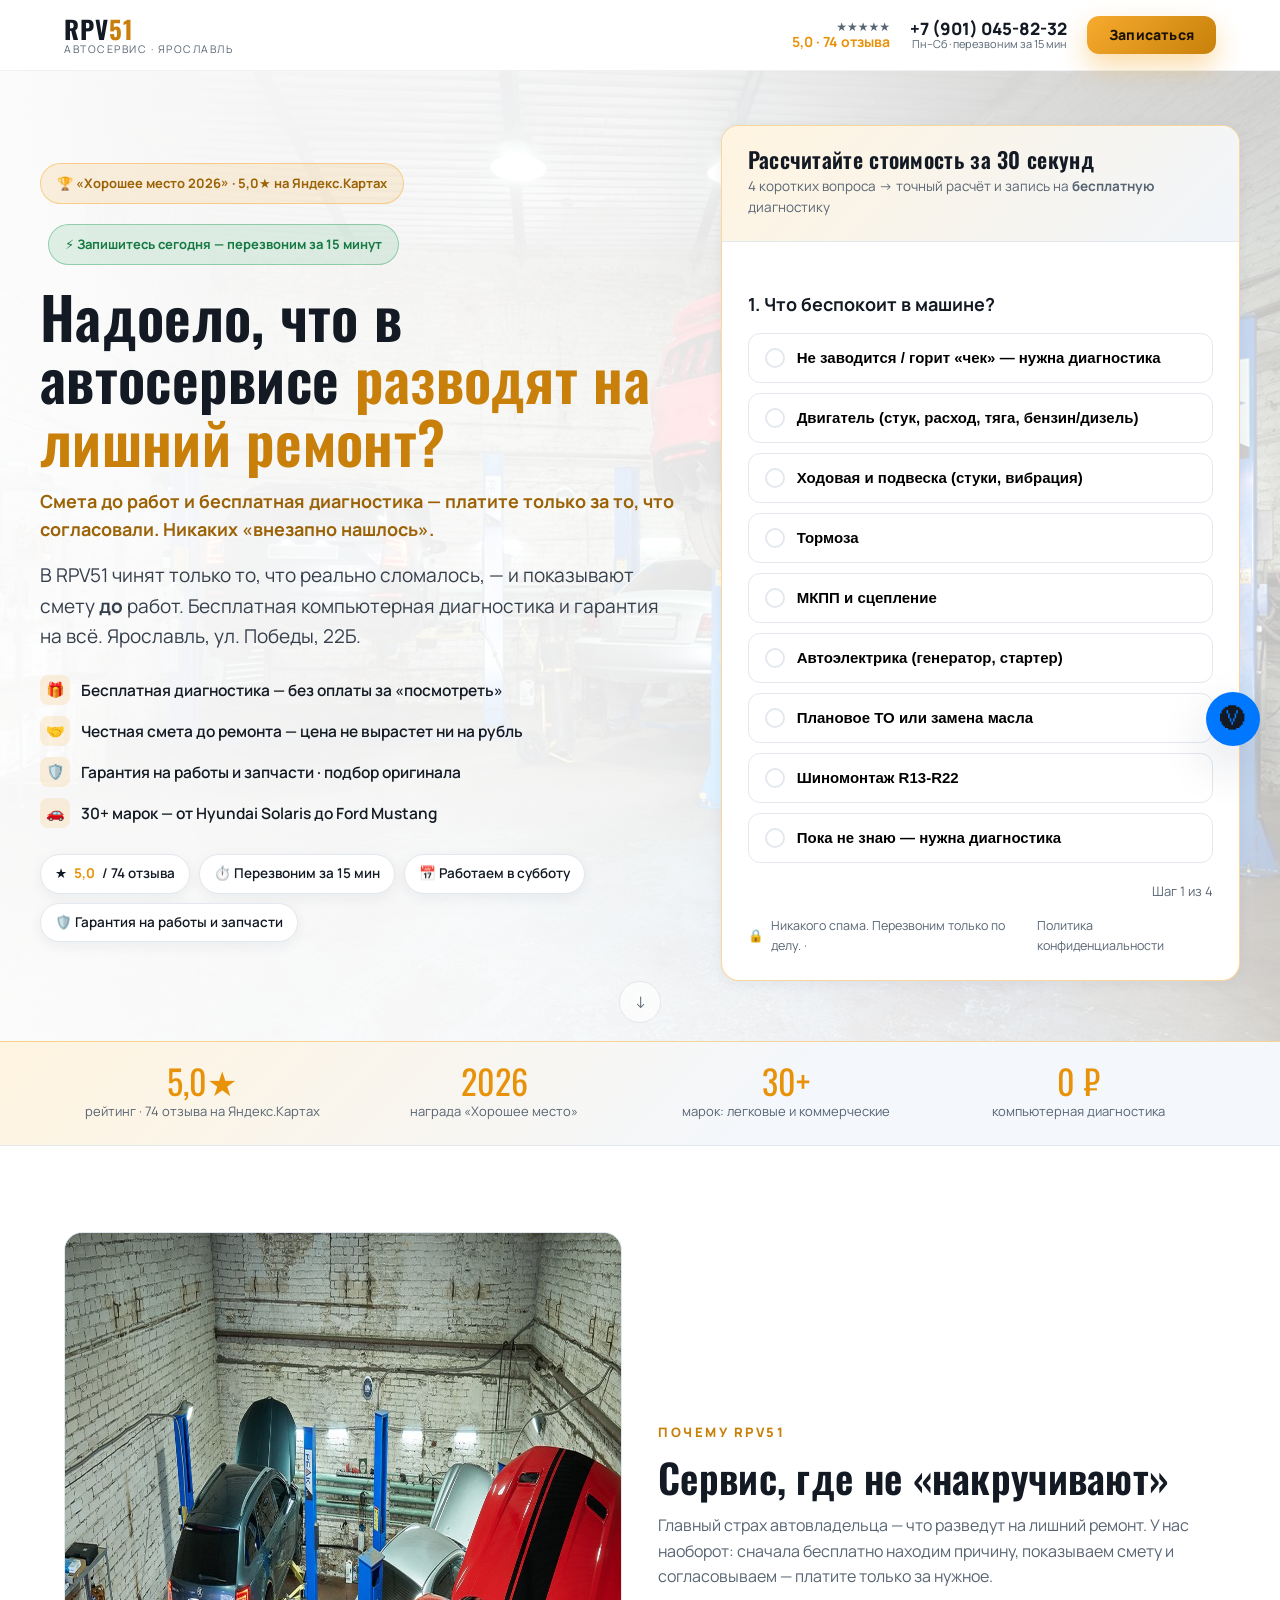
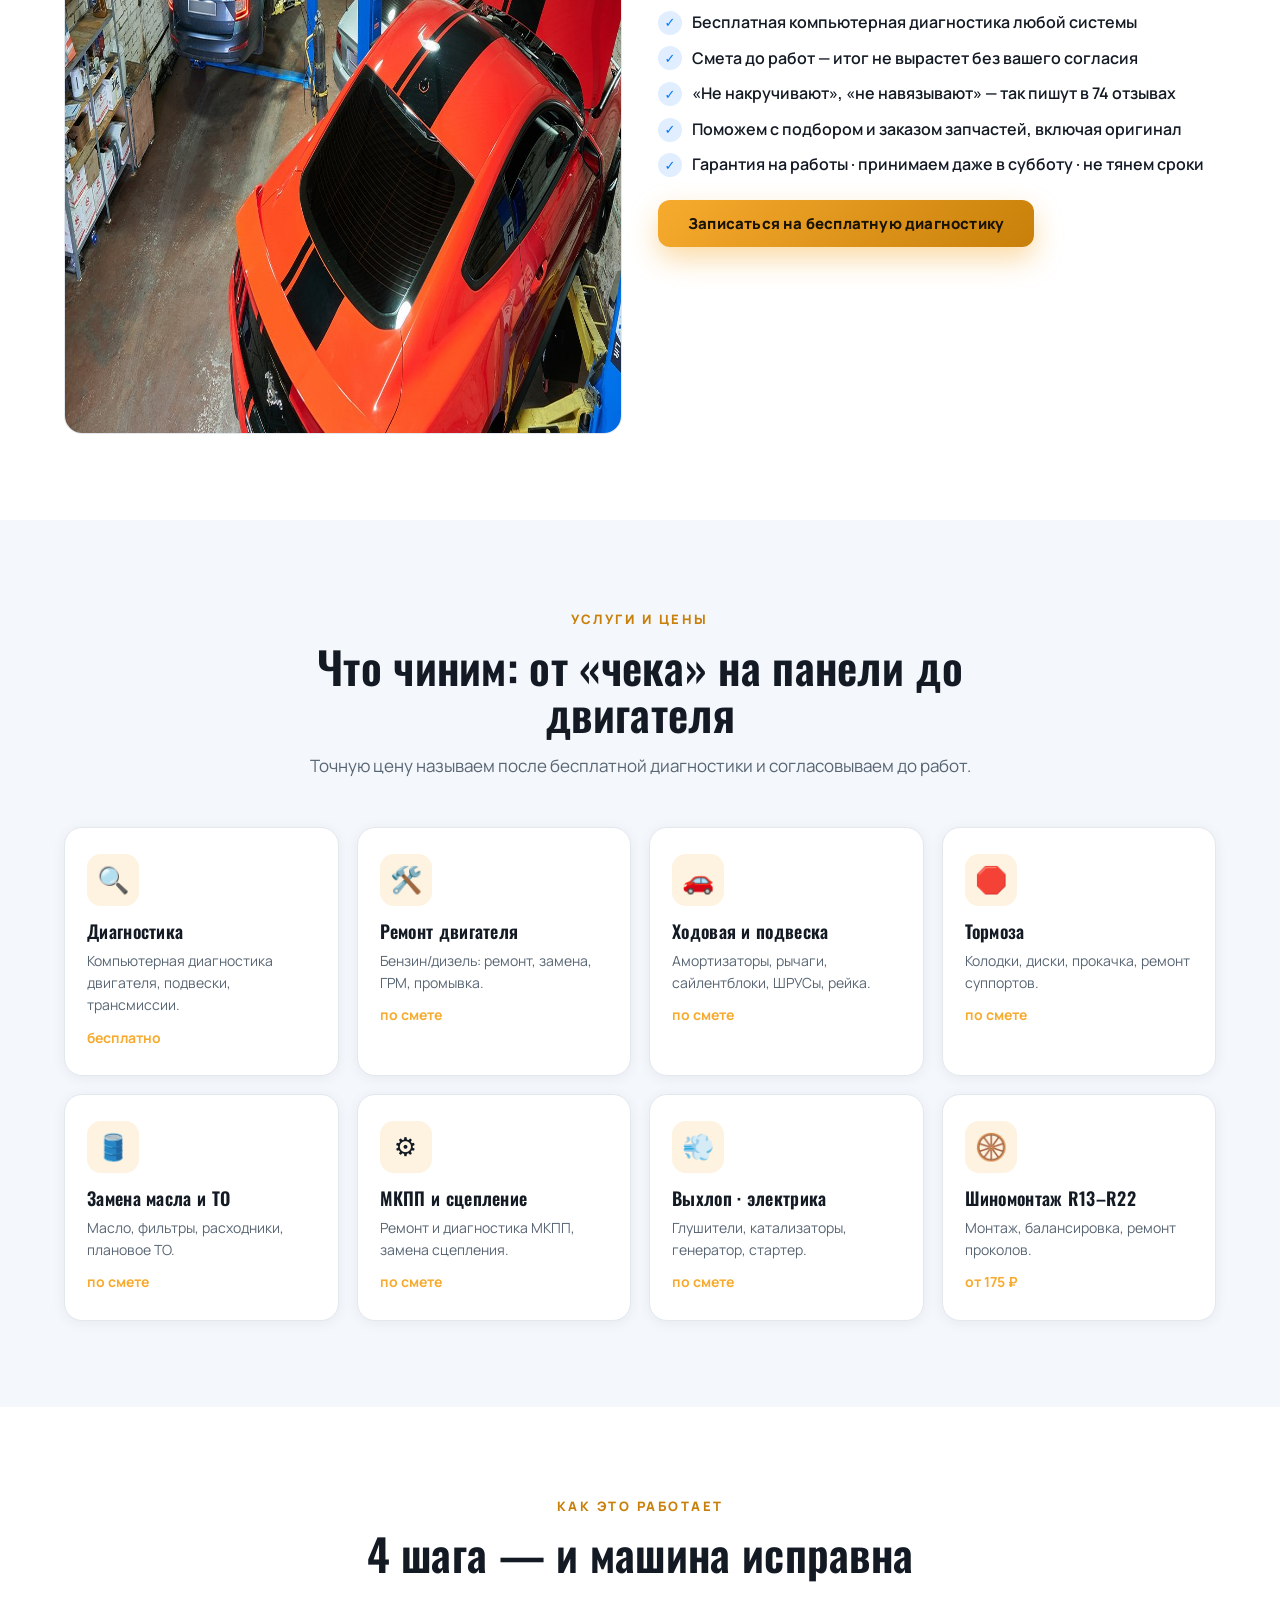
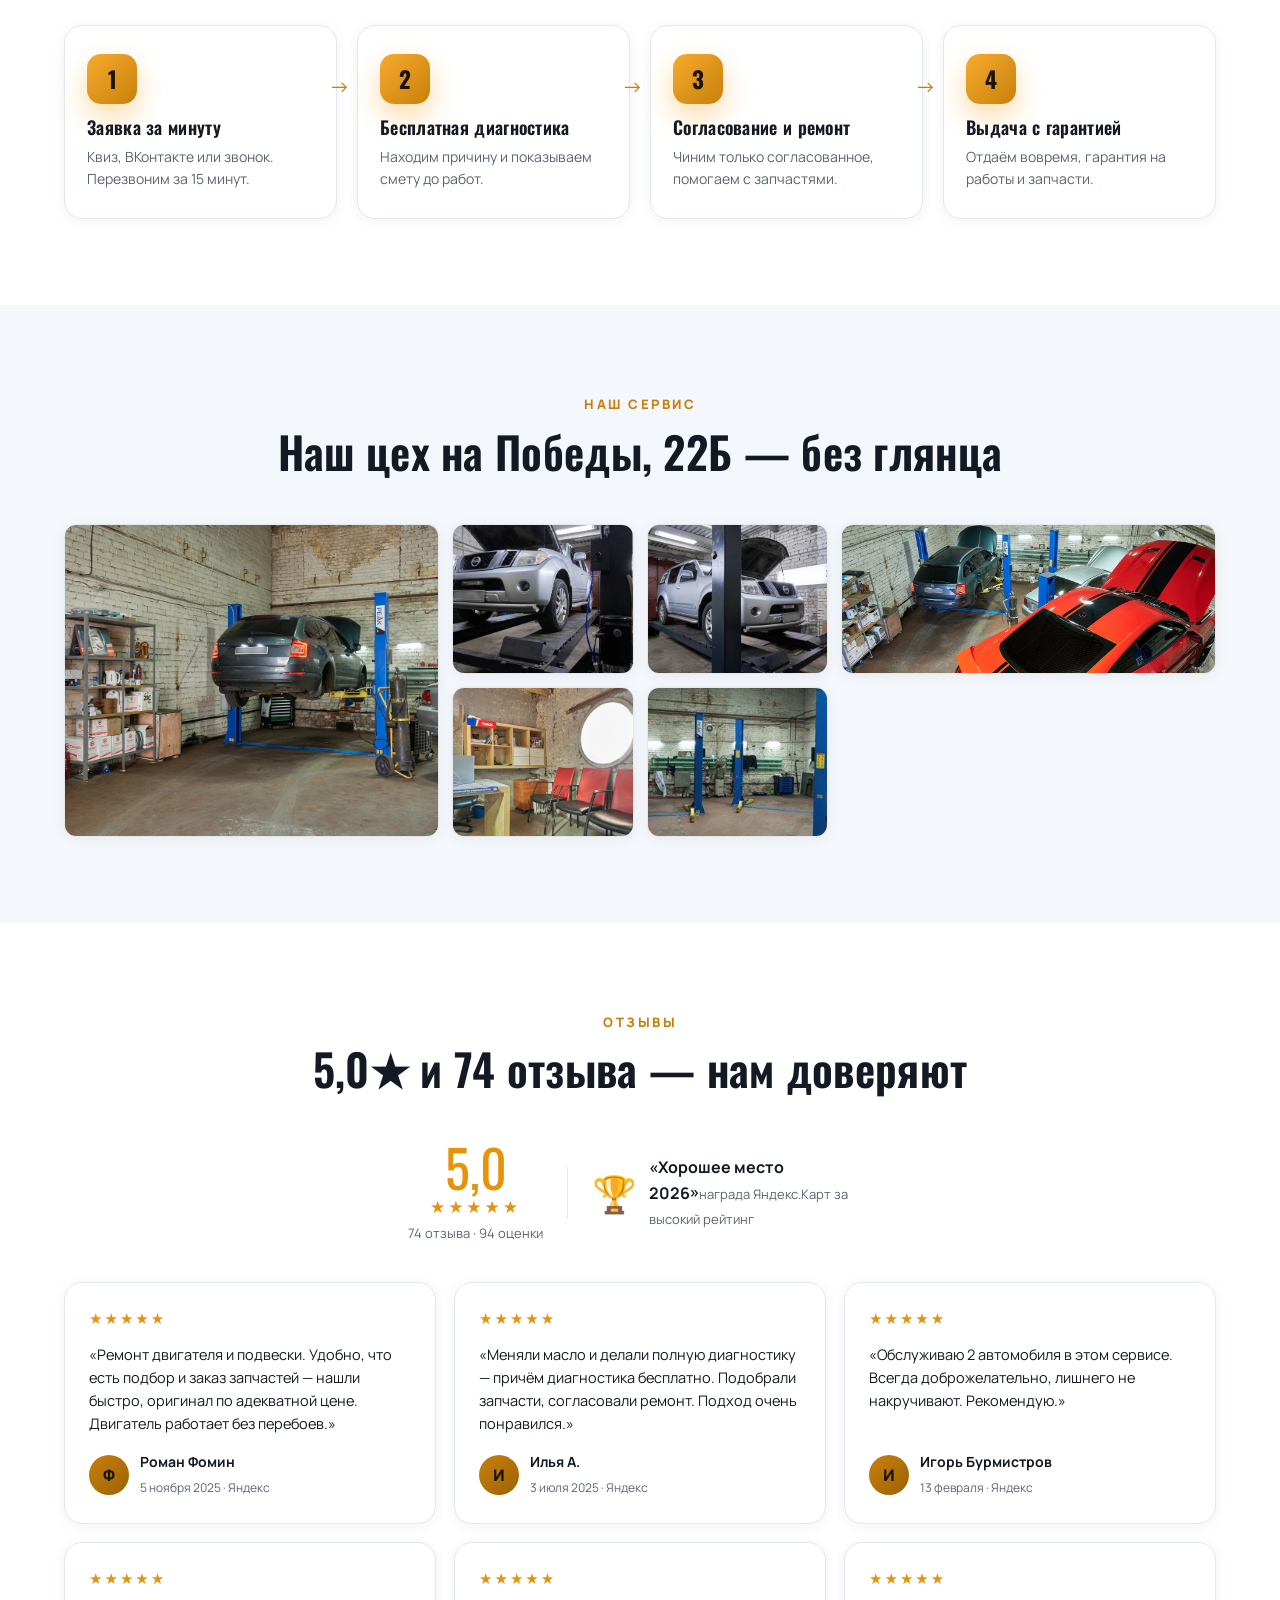
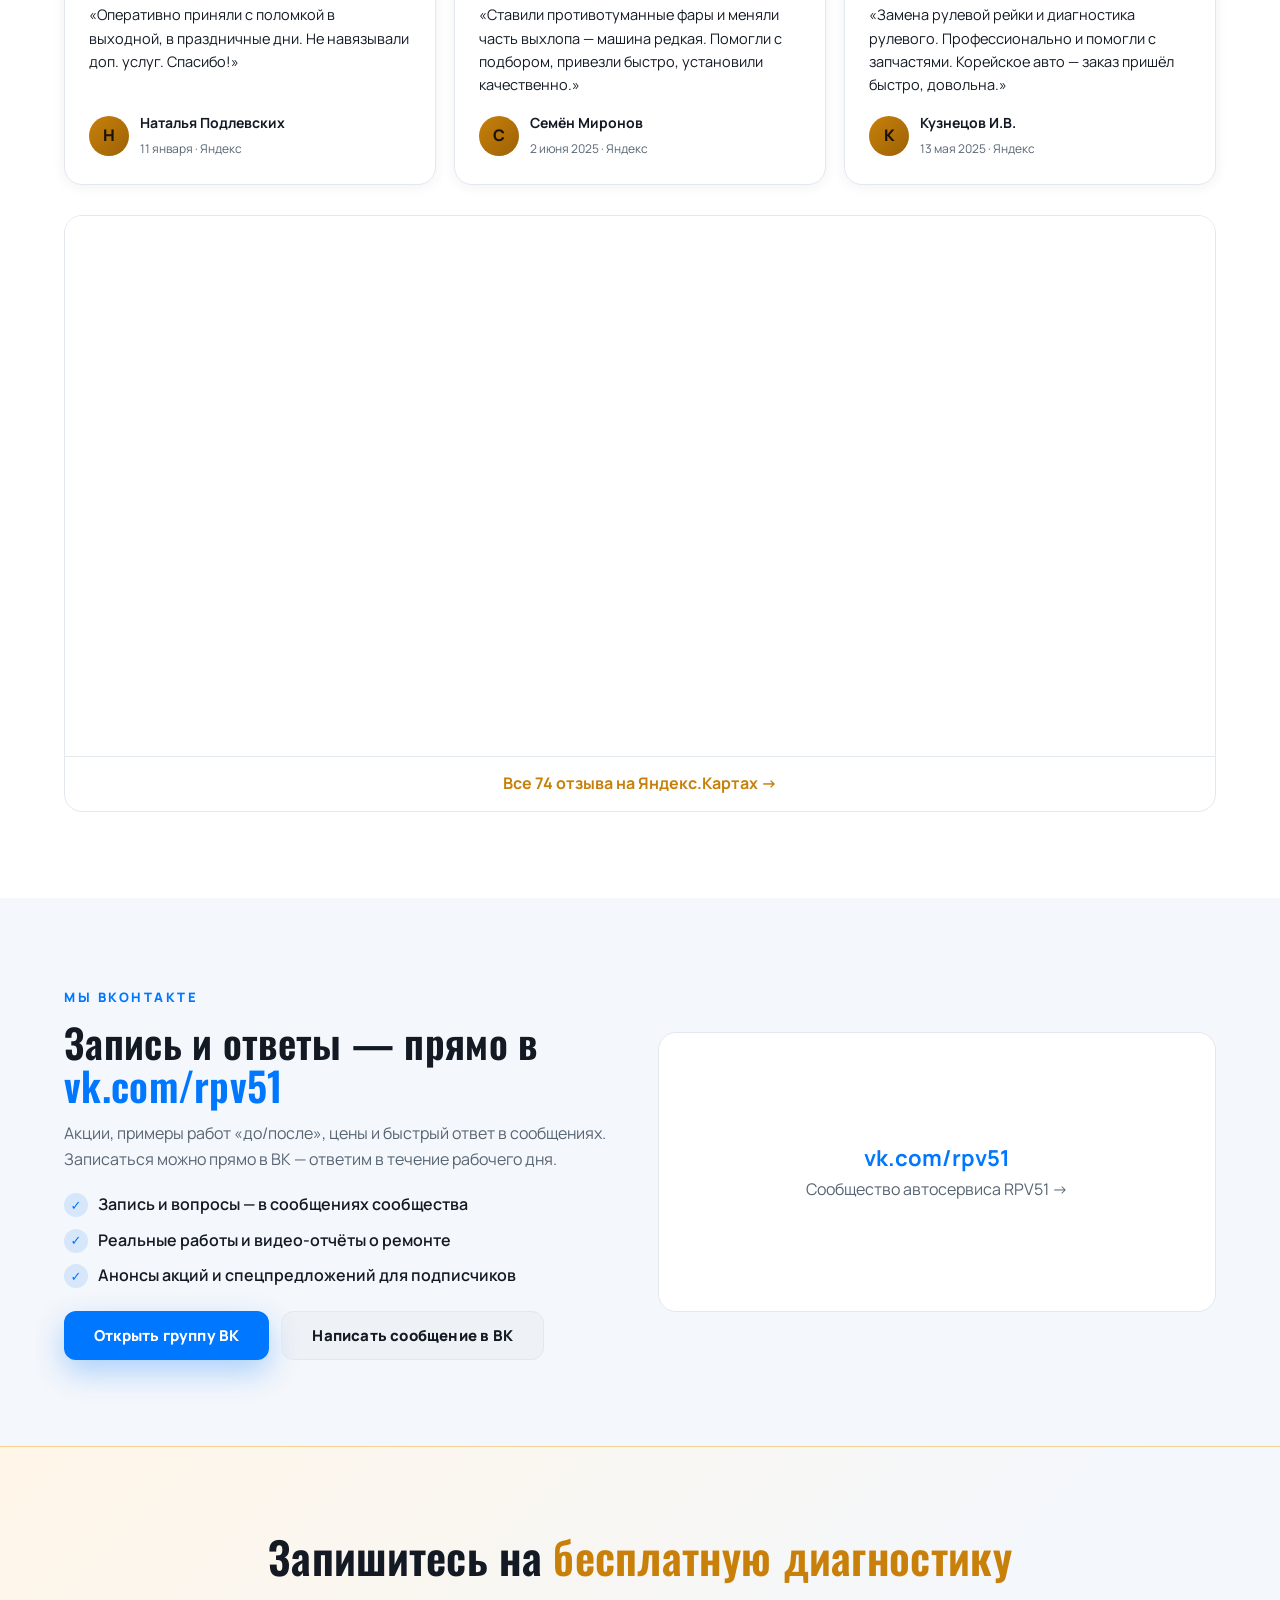
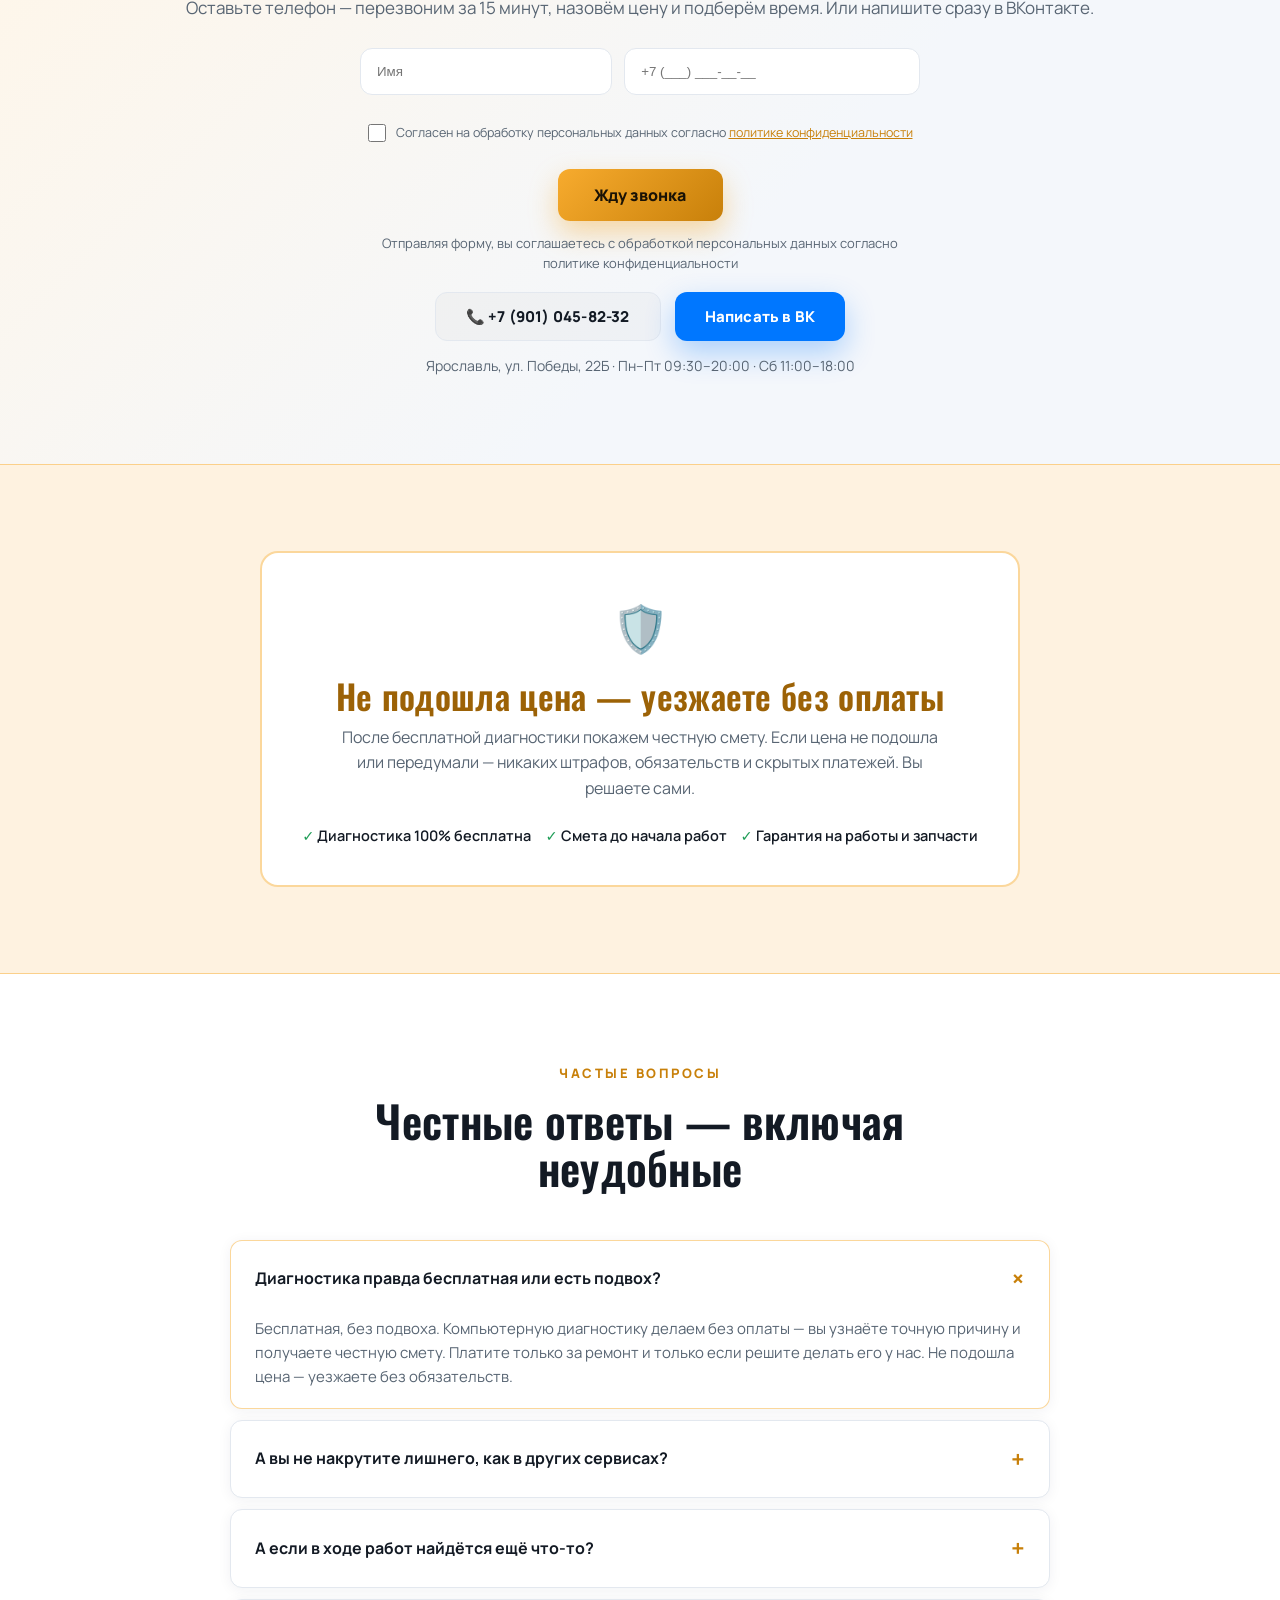
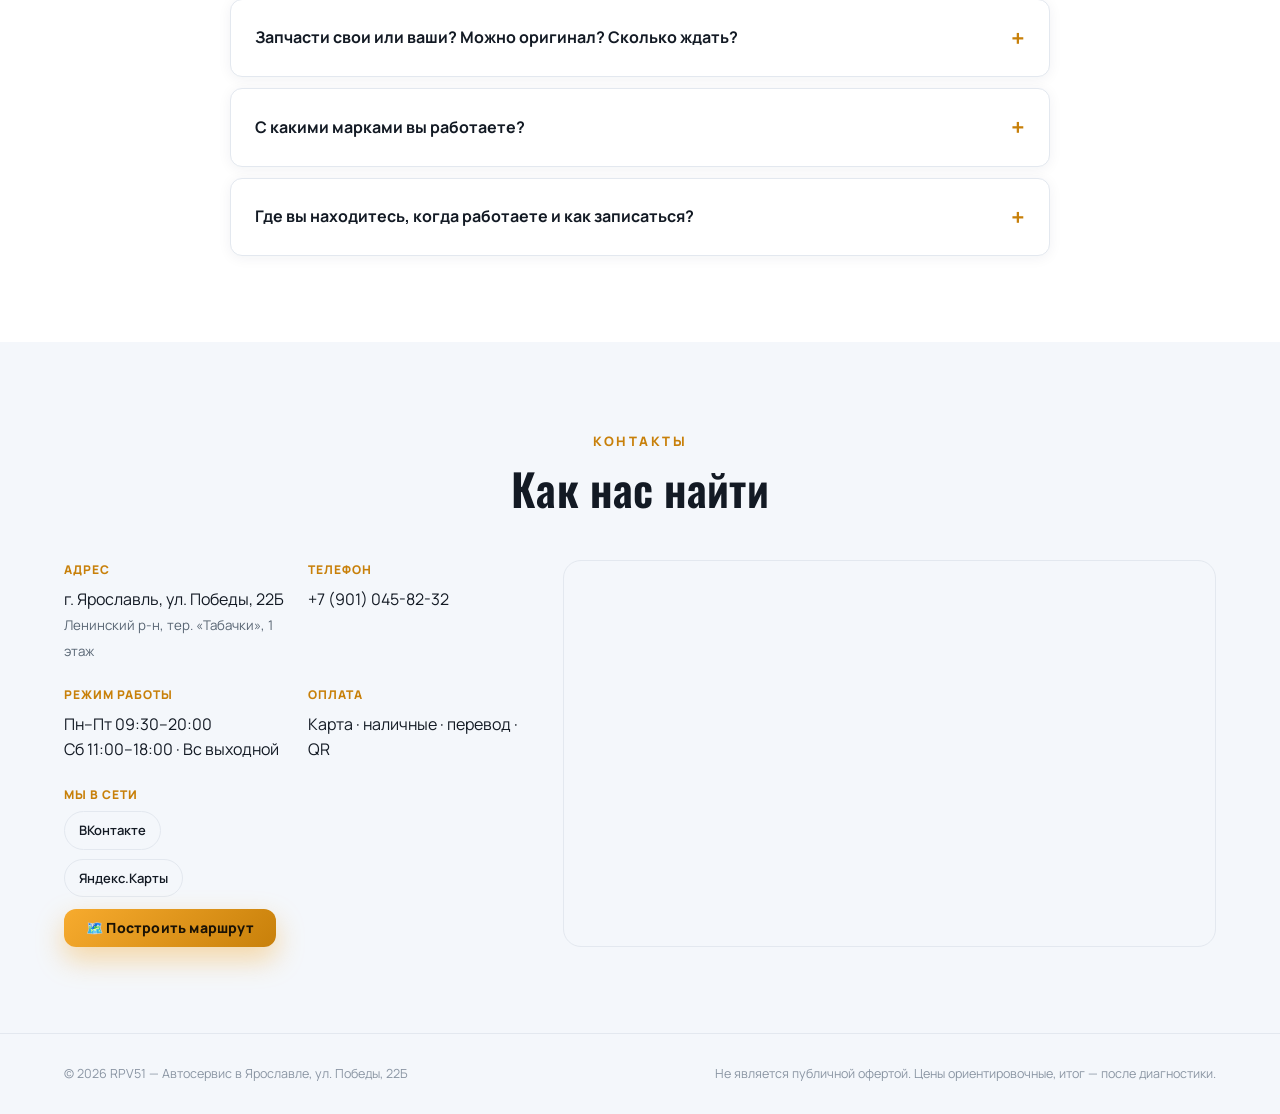
<file: lp/index.html>
<!DOCTYPE html>
<html lang="ru">
<head>
  <meta charset="UTF-8" />
  <meta name="viewport" content="width=device-width, initial-scale=1.0" />
  <title>RPV51 — автосервис в Ярославле: смета до работ</title>
  <meta name="description" content="Автосервис RPV51, Ярославль, ул. Победы 22Б: бесплатная диагностика, смета до ремонта — цена не вырастет, гарантия. Перезвоним за 15 минут. 30+ марок." />
  <meta name="robots" content="index,follow" />
  <meta property="og:title" content="RPV51 — чинят только то, что реально сломалось. Бесплатная диагностика" />
  <meta property="og:description" content="Автосервис в Ярославле. Смета до работ, гарантия, 5,0★. Запишитесь за минуту — перезвоним за 15 минут." />
  <meta property="og:type" content="website" />
  <meta property="og:locale" content="ru_RU" />
  <meta property="og:image" content="https://rpv51-yar.ru/lp/assets/work5.jpg" />
  <meta property="og:url" content="https://rpv51-yar.ru/lp/" />

  <link rel="preconnect" href="https://fonts.googleapis.com" />
  <link rel="preconnect" href="https://fonts.gstatic.com" crossorigin />
  <link href="https://fonts.googleapis.com/css2?family=Manrope:wght@400;500;600;700;800&family=Oswald:wght@500;600;700&display=swap" rel="stylesheet" />
  <link rel="preconnect" href="https://yandex.ru" />
  <link rel="preconnect" href="https://mc.yandex.ru" />
  <link rel="preconnect" href="https://top-fwz1.mail.ru" />
  <link rel="preconnect" href="https://vk.com" />
  <link rel="dns-prefetch" href="https://yandex.ru" />
  <link rel="dns-prefetch" href="https://mc.yandex.ru" />
  <link rel="dns-prefetch" href="https://top-fwz1.mail.ru" />
  <link rel="dns-prefetch" href="https://vk.com" />
  <link rel="stylesheet" href="styles.css" />
  <link rel="icon" type="image/svg+xml" href="/favicon.svg" />
  <link rel="icon" href="data:image/svg+xml,<svg xmlns='http://www.w3.org/2000/svg' viewBox='0 0 100 100'><rect width='100' height='100' rx='22' fill='%23f5a623'/><text x='50' y='70' font-size='54' font-family='Arial' font-weight='bold' fill='%231a1205' text-anchor='middle'>R</text></svg>" />
  <meta name="theme-color" content="#f5a623" />
  <meta name="apple-mobile-web-app-capable" content="yes" />
  <meta name="apple-mobile-web-app-title" content="RPV51" />

  <script type="application/ld+json">
  {
    "@context":"https://schema.org","@type":"AutoRepair","name":"RPV51","url":"https://rpv51-yar.ru/","telephone":"+7-901-045-82-32","priceRange":"₽₽",
    "address":{"@type":"PostalAddress","streetAddress":"ул. Победы, 22Б","addressLocality":"Ярославль","addressRegion":"Ярославская область","addressCountry":"RU"},
    "openingHoursSpecification":[{"@type":"OpeningHoursSpecification","dayOfWeek":["Monday","Tuesday","Wednesday","Thursday","Friday"],"opens":"09:30","closes":"20:00"},{"@type":"OpeningHoursSpecification","dayOfWeek":"Saturday","opens":"11:00","closes":"18:00"}],
    "aggregateRating":{"@type":"AggregateRating","ratingValue":"5.0","reviewCount":"74"}
  }
  </script>
  <script type="application/ld+json">
  {
    "@context":"https://schema.org","@type":"FAQPage","mainEntity":[
      {"@type":"Question","name":"Диагностика правда бесплатная или есть подвох?","acceptedAnswer":{"@type":"Answer","text":"Бесплатная, без подвоха. Компьютерную диагностику делаем без оплаты — вы узнаёте точную причину и получаете честную смету. Платите только за ремонт и только если решите делать его у нас."}},
      {"@type":"Question","name":"А вы не накрутите лишнего, как в других сервисах?","acceptedAnswer":{"@type":"Answer","text":"Нет. Смету согласовываем до начала работ и не выходим за неё без вашего согласия, доп. услуги не навязываем. Об этом пишут клиенты в 74 отзывах с рейтингом 5,0 на Яндекс.Картах."}},
      {"@type":"Question","name":"Запчасти свои или ваши? Можно оригинал?","acceptedAnswer":{"@type":"Answer","text":"Как вам удобно. Подберём и закажем запчасти сами — быстро и по адекватной цене, включая оригинал. Можно привезти и свои. На запчасти и работы даём гарантию."}},
      {"@type":"Question","name":"С какими марками вы работаете?","acceptedAnswer":{"@type":"Answer","text":"Более 30 марок, легковые и коммерческие — от Hyundai Solaris до Ford Mustang. Двигатель, ходовая, тормоза, выхлоп, МКПП и сцепление, автоэлектрика, ТО, шиномонтаж R13-R22."}},
      {"@type":"Question","name":"Где вы находитесь и когда работаете?","acceptedAnswer":{"@type":"Answer","text":"Ярославль, ул. Победы, 22Б (Ленинский р-н, тер. «Табачки»). Пн-Пт 09:30-20:00, Сб 11:00-18:00. Телефон +7(901)045-82-32."}}
    ]
  }
  </script>
<link rel="canonical" href="https://rpv51-yar.ru/lp/">
  <meta name="twitter:card" content="summary_large_image" />
  <meta name="twitter:title" content="RPV51 — чинят только то, что реально сломалось. Бесплатная диагностика" />
  <meta name="twitter:image" content="https://rpv51-yar.ru/lp/assets/work5.jpg" />
  <!-- Yandex.Metrika 96237257 (N3 night 2026-09-06: tag.js loader; init/reachGoal live in script.js) -->
  <script type="text/javascript">
    (function(m,e,t,r,i,k,a){m[i]=m[i]||function(){(m[i].a=m[i].a||[]).push(arguments)};
    m[i].l=1*new Date();k=e.createElement(t),a=e.getElementsByTagName(t)[0],k.async=1,k.src=r,a.parentNode.insertBefore(k,a)})
    (window, document, "script", "https://mc.yandex.ru/metrika/tag.js", "ym");
  </script>
  <noscript><div><img src="https://mc.yandex.ru/watch/96237257" style="position:absolute;left:-9999px" alt=""></div></noscript>
  <!-- Yandex.Metrika 112323508 (сайтовый счётчик, привязка к Вебмастеру; 96237257 Яндекс Бизнес оставлен) -->
  <script type="text/javascript">
    (function(m,e,t,r,i,k,a){m[i]=m[i]||function(){(m[i].a=m[i].a||[]).push(arguments)};
    m[i].l=1*new Date();
    for (var j = 0; j < document.scripts.length; j++) {if (document.scripts[j].src === r) {return;}}
    k=e.createElement(t),a=e.getElementsByTagName(t)[0],k.async=1,k.src=r,a.parentNode.insertBefore(k,a)})
    (window, document, "script", "https://mc.yandex.ru/metrika/tag.js", "ym");

    ym(112323508, "init", {
      clickmap: true,
      trackLinks: true,
      accurateTrackBounce: true,
      webvisor: true,
      ssr: true
    });
  </script>
  <noscript><div><img src="https://mc.yandex.ru/watch/112323508" style="position:absolute;left:-9999px" alt=""></div></noscript>
</head>
<body>

  <!-- HEADER -->
  <header class="header">
    <div class="container header__inner">
      <a href="#top" class="logo"><span class="logo__mark">RPV<span class="logo__accent">51</span></span><span class="logo__sub">Автосервис · Ярославль</span></a>
      <div class="header__meta">
        <span class="header__rating">★★★★★<b>5,0 · 74 отзыва</b></span>
        <a href="tel:+79010458232" class="header__phone js-call"><b>+7 (901) 045-82-32</b><small>Пн–Сб · перезвоним за 15 мин</small></a>
        <button type="button" class="btn btn--primary btn--sm js-book">Записаться</button>
      </div>
    </div>
  </header>

  <!-- HERO + QUIZ -->
  <section class="hero" id="top">
    <div class="hero__media" aria-hidden="true"><img src="assets/work5.jpg" alt="Цех автосервиса RPV51" fetchpriority="high" width="1200" height="800" /></div>
    <div class="container hero__inner">
      <div class="hero__offer">
        <span class="hero__badge">🏆 «Хорошее место 2026» · 5,0★ на Яндекс.Картах</span>
        <span class="hero__badge" style="background:rgba(31,157,87,.12);border-color:rgba(31,157,87,.4);color:#157a42;margin-left:8px">⚡ Запишитесь сегодня — перезвоним за 15 минут</span>
        <h1 class="hero__title">Надоело, что в автосервисе <span class="accent">разводят на лишний ремонт?</span></h1>
        <p class="hero__sub">Смета до работ и бесплатная диагностика — платите только за то, что согласовали. Никаких «внезапно нашлось».</p>
        <p class="hero__text">В RPV51 чинят только то, что реально сломалось, — и показывают смету <b>до</b> работ. Бесплатная компьютерная диагностика и гарантия на всё. Ярославль, ул. Победы, 22Б.</p>
        <ul class="hero__usps">
          <li><span class="ic">🎁</span> Бесплатная диагностика — без оплаты за «посмотреть»</li>
          <li><span class="ic">🤝</span> Честная смета до ремонта — цена не вырастет ни на рубль</li>
          <li><span class="ic">🛡️</span> Гарантия на работы и запчасти · подбор оригинала</li>
          <li><span class="ic">🚗</span> 30+ марок — от Hyundai Solaris до Ford Mustang</li>
        </ul>
        <div class="hero__trust">
          <span class="trust-chip">★ <b>5,0</b> / 74 отзыва</span>
          <span class="trust-chip">⏱️ Перезвоним за 15 мин</span>
          <span class="trust-chip">📅 Работаем в субботу</span>
          <span class="trust-chip">🛡️ Гарантия на работы и запчасти</span>
        </div>
      </div>

      <!-- LEAD: QUIZ -->
      <div class="lead" id="quizCard">
        <div class="lead__head">
          <h3>Рассчитайте стоимость за 30 секунд</h3>
          <p>4 коротких вопроса → точный расчёт и запись на <b>бесплатную</b> диагностику</p>
        </div>
        <div class="lead__body">
          <div class="quiz__progress"><div class="quiz__bar" id="quizBar"></div></div>
          <form id="quizForm">
            <!-- шаги вставляются из script.js -->
          </form>
          <div class="lead__success" id="quizSuccess" hidden>
            ✅ Заявка принята! Перезвоним в течение 15 минут.<br />
            <a class="btn btn--vk btn--full" id="successVk" target="_blank" rel="noopener" style="margin-top:14px">Написать в ВК</a>
          </div>
          <p class="quiz__note">Никакого спама. Перезвоним только по делу. · <a href="/privacy.html" target="_blank" rel="noopener">Политика конфиденциальности</a></p>
        </div>
      </div>
    </div>
    <a href="#services" class="hero__scroll" aria-label="Вниз" style="position:absolute;bottom:18px;left:50%;transform:translateX(-50%);z-index:1;width:42px;height:42px;border:1px solid var(--line);border-radius:50%;display:flex;align-items:center;justify-content:center;color:var(--muted);background:rgba(255,255,255,.7)">↓</a>
  </section>

  <!-- TRUST STRIP -->
  <section class="tstrip">
    <div class="container tstrip__inner">
      <div class="tstat"><div class="num">5,0★</div><span>рейтинг · 74 отзыва на Яндекс.Картах</span></div>
      <div class="tstat"><div class="num">2026</div><span>награда «Хорошее место»</span></div>
      <div class="tstat"><div class="num">30+</div><span>марок: легковые и коммерческие</span></div>
      <div class="tstat"><div class="num">0 ₽</div><span>компьютерная диагностика</span></div>
    </div>
  </section>

  <!-- WHY (honesty USP — главная «дыра» рынка) -->
  <section class="section" id="why">
    <div class="container">
      <div class="vkblock">
        <div class="vkblock__widget" style="padding:0;border:none;background:none">
          <div class="why__media" style="position:relative;border-radius:var(--radius);overflow:hidden;border:1px solid var(--line);width:100%">
            <img src="assets/work6.jpg" alt="Автомобили на ремонте в RPV51" loading="lazy" style="width:100%;display:block"  width="1200" height="800" />
          </div>
        </div>
        <div>
          <span class="section__tag">Почему RPV51</span>
          <h2>Сервис, где не «накручивают»</h2>
          <p>Главный страх автовладельца — что разведут на лишний ремонт. У нас наоборот: сначала бесплатно находим причину, показываем смету и согласовываем — платите только за нужное.</p>
          <ul class="vkblock__list">
            <li>Бесплатная компьютерная диагностика любой системы</li>
            <li>Смета до работ — итог не вырастет без вашего согласия</li>
            <li>«Не накручивают», «не навязывают» — так пишут в 74 отзывах</li>
            <li>Поможем с подбором и заказом запчастей, включая оригинал</li>
            <li>Гарантия на работы · принимаем даже в субботу · не тянем сроки</li>
          </ul>
          <div class="vkblock__btns">
            <button type="button" class="btn btn--primary js-book">Записаться на бесплатную диагностику</button>
          </div>
        </div>
      </div>
    </div>
  </section>

  <!-- SERVICES -->
  <section class="section section--dark" id="services">
    <div class="container">
      <div class="section__head"><span class="section__tag">Услуги и цены</span><h2 class="section__title">Что чиним: от «чека» на панели до двигателя</h2><p class="section__lead">Точную цену называем после бесплатной диагностики и согласовываем до работ.</p></div>
      <div class="services">
        <article class="card"><div class="card__icon">🔍</div><h3 class="card__title">Диагностика</h3><p class="card__text">Компьютерная диагностика двигателя, подвески, трансмиссии.</p><span class="price">бесплатно</span></article>
        <article class="card"><div class="card__icon">🛠️</div><h3 class="card__title">Ремонт двигателя</h3><p class="card__text">Бензин/дизель: ремонт, замена, ГРМ, промывка.</p><span class="price">по смете</span></article>
        <article class="card"><div class="card__icon">🚗</div><h3 class="card__title">Ходовая и подвеска</h3><p class="card__text">Амортизаторы, рычаги, сайлентблоки, ШРУСы, рейка.</p><span class="price">по смете</span></article>
        <article class="card"><div class="card__icon">🛑</div><h3 class="card__title">Тормоза</h3><p class="card__text">Колодки, диски, прокачка, ремонт суппортов.</p><span class="price">по смете</span></article>
        <article class="card"><div class="card__icon">🛢️</div><h3 class="card__title">Замена масла и ТО</h3><p class="card__text">Масло, фильтры, расходники, плановое ТО.</p><span class="price">по смете</span></article>
        <article class="card"><div class="card__icon">⚙️</div><h3 class="card__title">МКПП и сцепление</h3><p class="card__text">Ремонт и диагностика МКПП, замена сцепления.</p><span class="price">по смете</span></article>
        <article class="card"><div class="card__icon">💨</div><h3 class="card__title">Выхлоп · электрика</h3><p class="card__text">Глушители, катализаторы, генератор, стартер.</p><span class="price">по смете</span></article>
        <article class="card"><div class="card__icon">🛞</div><h3 class="card__title">Шиномонтаж R13–R22</h3><p class="card__text">Монтаж, балансировка, ремонт проколов.</p><span class="price">от 175 ₽</span></article>
      </div>
    </div>
  </section>

  <!-- STEPS -->
  <section class="section" id="how">
    <div class="container">
      <div class="section__head"><span class="section__tag">Как это работает</span><h2 class="section__title">4 шага — и машина исправна</h2></div>
      <div class="steps">
        <div class="step"><div class="step__no">1</div><h3 class="step__title">Заявка за минуту</h3><p class="step__text">Квиз, ВКонтакте или звонок. Перезвоним за 15 минут.</p></div>
        <div class="step"><div class="step__no">2</div><h3 class="step__title">Бесплатная диагностика</h3><p class="step__text">Находим причину и показываем смету до работ.</p></div>
        <div class="step"><div class="step__no">3</div><h3 class="step__title">Согласование и ремонт</h3><p class="step__text">Чиним только согласованное, помогаем с запчастями.</p></div>
        <div class="step"><div class="step__no">4</div><h3 class="step__title">Выдача с гарантией</h3><p class="step__text">Отдаём вовремя, гарантия на работы и запчасти.</p></div>
      </div>
    </div>
  </section>

  <!-- GALLERY -->
  <section class="section section--dark" id="gallery">
    <div class="container">
      <div class="section__head"><span class="section__tag">Наш сервис</span><h2 class="section__title">Наш цех на Победы, 22Б — без глянца</h2></div>
      <div class="gallery" id="galleryGrid">
        <div class="gallery__item gallery__item--big"><img src="assets/work4.jpg" alt="Авто на подъёмнике" loading="lazy" width="400" height="300" /></div>
        <div class="gallery__item"><img src="assets/work2.jpg" alt="Диагностика Nissan" loading="lazy" width="400" height="300" /></div>
        <div class="gallery__item"><img src="assets/work3.jpg" alt="Ремонт на подъёмнике" loading="lazy" width="400" height="300" /></div>
        <div class="gallery__item gallery__item--wide"><img src="assets/work6.jpg" alt="Спорткар на ремонте" loading="lazy" width="400" height="300" /></div>
        <div class="gallery__item"><img src="assets/work1.jpg" alt="Зона ожидания" loading="lazy" width="400" height="300" /></div>
        <div class="gallery__item"><img src="assets/hero.jpg" alt="Подъёмники в цехе" loading="lazy" width="400" height="300" /></div>
      </div>
    </div>
  </section>

  <!-- REVIEWS -->
  <section class="section" id="reviews">
    <div class="container">
      <div class="section__head"><span class="section__tag">Отзывы</span><h2 class="section__title">5,0★ и 74 отзыва — нам доверяют</h2></div>
      <div class="reviews-top">
        <div class="reviews-score"><div class="num">5,0</div><div class="stars">★★★★★</div><small>74 отзыва · 94 оценки</small></div>
        <div class="reviews-divider"></div>
        <div class="reviews-award"><span class="ic">🏆</span><div><b>«Хорошее место 2026»</b><span>награда Яндекс.Карт за высокий рейтинг</span></div></div>
      </div>
      <div class="reviews">
        <figure class="review"><div class="review__stars">★★★★★</div><blockquote>«Ремонт двигателя и подвески. Удобно, что есть подбор и заказ запчастей — нашли быстро, оригинал по адекватной цене. Двигатель работает без перебоев.»</blockquote><figcaption><div class="review__ava">Ф</div><div class="review__who"><b>Роман Фомин</b><span>5 ноября 2025 · Яндекс</span></div></figcaption></figure>
        <figure class="review"><div class="review__stars">★★★★★</div><blockquote>«Меняли масло и делали полную диагностику — причём диагностика бесплатно. Подобрали запчасти, согласовали ремонт. Подход очень понравился.»</blockquote><figcaption><div class="review__ava">И</div><div class="review__who"><b>Илья А.</b><span>3 июля 2025 · Яндекс</span></div></figcaption></figure>
        <figure class="review"><div class="review__stars">★★★★★</div><blockquote>«Обслуживаю 2 автомобиля в этом сервисе. Всегда доброжелательно, лишнего не накручивают. Рекомендую.»</blockquote><figcaption><div class="review__ava">И</div><div class="review__who"><b>Игорь Бурмистров</b><span>13 февраля · Яндекс</span></div></figcaption></figure>
        <figure class="review"><div class="review__stars">★★★★★</div><blockquote>«Оперативно приняли с поломкой в выходной, в праздничные дни. Не навязывали доп. услуг. Спасибо!»</blockquote><figcaption><div class="review__ava">Н</div><div class="review__who"><b>Наталья Подлевских</b><span>11 января · Яндекс</span></div></figcaption></figure>
        <figure class="review"><div class="review__stars">★★★★★</div><blockquote>«Ставили противотуманные фары и меняли часть выхлопа — машина редкая. Помогли с подбором, привезли быстро, установили качественно.»</blockquote><figcaption><div class="review__ava">С</div><div class="review__who"><b>Семён Миронов</b><span>2 июня 2025 · Яндекс</span></div></figcaption></figure>
        <figure class="review"><div class="review__stars">★★★★★</div><blockquote>«Замена рулевой рейки и диагностика рулевого. Профессионально и помогли с запчастями. Корейское авто — заказ пришёл быстро, довольна.»</blockquote><figcaption><div class="review__ava">К</div><div class="review__who"><b>Кузнецов И.В.</b><span>13 мая 2025 · Яндекс</span></div></figcaption></figure>
      </div>
      <div class="reviews-widget">
        <iframe title="Отзывы RPV51 на Яндекс.Картах" src="https://yandex.ru/maps-reviews-widget/212090615871?comments" width="100%" height="540" style="border:0" loading="lazy"></iframe>
        <a class="reviews-widget__link" href="https://yandex.ru/maps/org/212090615871/" target="_blank" rel="noopener">Все 74 отзыва на Яндекс.Картах →</a>
      </div>
    </div>
  </section>

  <!-- VK BLOCK (максимум ВК) -->
  <section class="section section--dark" id="vk">
    <div class="container">
      <div class="vkblock">
        <div>
          <span class="section__tag" style="color:var(--vk)">Мы ВКонтакте</span>
          <h2>Запись и ответы — прямо в <span style="color:var(--vk)">vk.com/rpv51</span></h2>
          <p>Акции, примеры работ «до/после», цены и быстрый ответ в сообщениях. Записаться можно прямо в ВК — ответим в течение рабочего дня.</p>
          <ul class="vkblock__list">
            <li>Запись и вопросы — в сообщениях сообщества</li>
            <li>Реальные работы и видео-отчёты о ремонте</li>
            <li>Анонсы акций и спецпредложений для подписчиков</li>
          </ul>
          <div class="vkblock__btns">
            <a href="https://vk.com/rpv51" class="btn btn--vk js-vk" target="_blank" rel="noopener">Открыть группу ВК</a>
            <a href="https://vk.me/rpv51" class="btn btn--ghost js-vk" target="_blank" rel="noopener">Написать сообщение в ВК</a>
          </div>
        </div>
        <div class="vkblock__widget" id="vk_community"><a href="https://vk.com/rpv51" target="_blank" rel="noopener" style="text-align:center"><b style="font-size:22px;color:var(--vk)">vk.com/rpv51</b><br /><span style="color:var(--muted)">Сообщество автосервиса RPV51 →</span></a></div>
      </div>
    </div>
  </section>

  <!-- CTA BAND + simple lead -->
  <section class="ctaband section" id="booking">
    <div class="container">
      <h2>Запишитесь на <span class="accent">бесплатную диагностику</span></h2>
      <p>Оставьте телефон — перезвоним за 15 минут, назовём цену и подберём время. Или напишите сразу в ВКонтакте.</p><form id="ctaForm" style="max-width:560px;margin:0 auto 18px;display:flex;gap:12px;flex-wrap:wrap;justify-content:center">
        <input class="field" type="text" name="name" aria-label="Ваше имя" placeholder="Имя" required style="flex:1;min-width:120px;border:1.5px solid var(--line);border-radius:var(--radius-sm);background:var(--bg);color:var(--text);padding:15px 16px" />
        <input class="field" type="tel" name="phone" aria-label="Телефон" placeholder="+7 (___) ___-__-__" required style="flex:1.2;min-width:140px;border:1.5px solid var(--line);border-radius:var(--radius-sm);background:var(--bg);color:var(--text);padding:15px 16px" />
        <label class="form__check" style="flex-basis:100%;justify-content:center"><input type="checkbox" name="consent" required /><span>Согласен на обработку персональных данных согласно <a href="/privacy.html" target="_blank" rel="noopener">политике конфиденциальности</a></span></label>
        <button class="btn btn--primary btn--lg btn--pulse" type="submit">Жду звонка</button>
      </form>
      <p style="max-width:560px;margin:-6px auto 18px;color:var(--muted);font-size:13px;text-align:center">Отправляя форму, вы соглашаетесь с обработкой персональных данных согласно <a href="/privacy.html" target="_blank" rel="noopener">политике конфиденциальности</a></p>
      <p class="lead__success" id="ctaSuccess" hidden style="max-width:560px;margin:0 auto 18px">✅ Спасибо! Перезвоним в ближайшее время.</p>
      <div class="ctaband__btns">
        <a href="tel:+79010458232" class="btn btn--ghost js-call">📞 +7 (901) 045-82-32</a>
        <a href="https://vk.me/rpv51" class="btn btn--vk js-vk" target="_blank" rel="noopener">Написать в ВК</a>
      </div>
      <p style="color:var(--muted);font-size:14px;margin:14px auto 0">Ярославль, ул. Победы, 22Б · Пн–Пт 09:30–20:00 · Сб 11:00–18:00</p>
    </div>
  </section>

  <!-- GUARANTEE / RISK-REVERSAL -->
  <section class="section" id="guarantee" style="background:var(--accent-soft);border-top:1px solid var(--accent-line);border-bottom:1px solid var(--accent-line)">
    <div class="container">
      <div style="max-width:760px;margin:0 auto;background:var(--bg-card);border:2px solid var(--accent-line);border-radius:var(--radius);padding:38px 28px;text-align:center">
        <div style="font-size:46px;margin-bottom:14px">🛡️</div>
        <h2 style="font-size:clamp(24px,3.4vw,34px);margin-bottom:10px;color:var(--accent-deep)">Не подошла цена — уезжаете без оплаты</h2>
        <p style="color:var(--muted);font-size:16px;max-width:600px;margin:0 auto 22px;line-height:1.6">После бесплатной диагностики покажем честную смету. Если цена не подошла или передумали — никаких штрафов, обязательств и скрытых платежей. Вы решаете сами.</p>
        <div style="display:flex;flex-wrap:wrap;gap:14px;justify-content:center;font-size:14.5px;font-weight:600">
          <span><span style="color:var(--trust)">✓</span> Диагностика 100% бесплатна</span>
          <span><span style="color:var(--trust)">✓</span> Смета до начала работ</span>
          <span><span style="color:var(--trust)">✓</span> Гарантия на работы и запчасти</span>
        </div>
      </div>
    </div>
  </section>

  <!-- FAQ -->
  <section class="section" id="faq">
    <div class="container">
      <div class="section__head"><span class="section__tag">Частые вопросы</span><h2 class="section__title">Честные ответы — включая неудобные</h2></div>
      <div class="faq">
        <details class="faq__item" open><summary class="faq__q">Диагностика правда бесплатная или есть подвох?</summary><p class="faq__a">Бесплатная, без подвоха. Компьютерную диагностику делаем без оплаты — вы узнаёте точную причину и получаете честную смету. Платите только за ремонт и только если решите делать его у нас. Не подошла цена — уезжаете без обязательств.</p></details>
        <details class="faq__item"><summary class="faq__q">А вы не накрутите лишнего, как в других сервисах?</summary><p class="faq__a">Нет. Смету согласовываем до начала работ и не выходим за неё без вашего согласия, доп. услуги не навязываем. Об этом прямо пишут клиенты в 74 отзывах с рейтингом 5,0 на Яндекс.Картах: «не накручивают», «не разводят».</p></details>
        <details class="faq__item"><summary class="faq__q">А если в ходе работ найдётся ещё что-то?</summary><p class="faq__a">Сразу свяжемся, покажем и объясним, что и почему. Решение всегда за вами — без вашего «да» ничего не делаем и не выставляем в счёт.</p></details>
        <details class="faq__item"><summary class="faq__q">Запчасти свои или ваши? Можно оригинал? Сколько ждать?</summary><p class="faq__a">Как вам удобно. Подберём и закажем запчасти сами — быстро и по адекватной цене, включая оригинал, заранее назовём срок поставки. Можно привезти и свои. На запчасти и работы даём гарантию.</p></details>
        <details class="faq__item"><summary class="faq__q">С какими марками вы работаете?</summary><p class="faq__a">Более 30 марок, легковые и коммерческие — от Hyundai Solaris до Ford Mustang. Двигатель (бензин/дизель), ходовая, тормоза, выхлоп, МКПП и сцепление, автоэлектрика, ТО, замена масла, шиномонтаж R13-R22.</p></details>
        <details class="faq__item"><summary class="faq__q">Где вы находитесь, когда работаете и как записаться?</summary><p class="faq__a">Ярославль, ул. Победы, 22Б (Ленинский р-н, тер. «Табачки»). Пн-Пт 09:30-20:00, Сб 11:00-18:00 — принимаем даже в выходной. Записаться: ВКонтакте vk.com/rpv51 или по телефону +7(901)045-82-32. Оплата картой, наличными, переводом или по QR.</p></details>
      </div>
    </div>
  </section>

  <!-- CONTACTS -->
  <section class="section section--dark" id="contacts">
    <div class="container">
      <div class="section__head"><span class="section__tag">Контакты</span><h2 class="section__title">Как нас найти</h2></div>
      <div class="contacts">
        <div class="contacts__info">
          <div class="contacts__item"><span class="contacts__label">Адрес</span><p>г. Ярославль, ул. Победы, 22Б<br /><small>Ленинский р-н, тер. «Табачки», 1 этаж</small></p></div>
          <div class="contacts__item"><span class="contacts__label">Телефон</span><p><a href="tel:+79010458232" class="js-call">+7 (901) 045-82-32</a></p></div>
          <div class="contacts__item"><span class="contacts__label">Режим работы</span><p>Пн–Пт 09:30–20:00<br />Сб 11:00–18:00 · Вс выходной</p></div>
          <div class="contacts__item"><span class="contacts__label">Оплата</span><p>Карта · наличные · перевод · QR</p></div>
          <div class="contacts__item"><span class="contacts__label">Мы в сети</span><div class="contacts__socials"><a href="https://vk.com/rpv51" class="js-vk" target="_blank" rel="noopener">ВКонтакте</a><a href="https://yandex.ru/maps/org/212090615871/" target="_blank" rel="noopener">Яндекс.Карты</a></div><a href="https://yandex.ru/maps/org/212090615871/?mode=routes" class="btn btn--primary btn--sm js-route" target="_blank" rel="noopener" style="margin-top:12px">🗺️ Построить маршрут</a></div>
        </div>
        <div class="contacts__map"><iframe title="Карта проезда RPV51" src="https://yandex.ru/map-widget/v1/?text=RPV51%2C%20%D1%83%D0%BB.%20%D0%9F%D0%BE%D0%B1%D0%B5%D0%B4%D1%8B%2C%2022%D0%91%2C%20%D0%AF%D1%80%D0%BE%D1%81%D0%BB%D0%B0%D0%B2%D0%BB%D1%8C&z=16" width="100%" height="360" allowfullscreen loading="lazy" style="border:0"></iframe></div>
      </div>
    </div>
  </section>

  <!-- FOOTER -->
  <footer class="footer">
    <div class="container footer__inner">
      <span>© <span id="year"></span> RPV51 — Автосервис в Ярославле, ул. Победы, 22Б</span>
      <span>Не является публичной офертой. Цены ориентировочные, итог — после диагностики.</span>
    </div>
  </footer>

  <!-- FLOATS + MOBILE BAR -->
  <a href="https://vk.me/rpv51" class="float-btn float-btn--vk js-vk" target="_blank" rel="noopener" aria-label="ВКонтакте">🅥</a>
  <a href="#top" class="to-top" id="toTop" aria-label="Наверх">↑</a>
  <nav class="mobile-bar">
    <a href="tel:+79010458232" class="js-call"><span class="ic">📞</span>Звонок</a>
    <a href="https://vk.me/rpv51" class="is-vk js-vk" target="_blank" rel="noopener"><span class="ic">🅥</span>ВК</a>
    <a href="#booking" class="is-book js-book"><span class="ic">✍️</span>Записаться</a>
  </nav>

  <!-- MODAL -->
  <div class="modal" id="bookModal" aria-hidden="true">
    <div class="modal__backdrop js-modal-close"></div>
    <div class="modal__card" role="dialog" aria-modal="true" aria-label="Запись">
      <button type="button" class="modal__close js-modal-close" aria-label="Закрыть">×</button>
      <form id="modalForm">
        <h3 style="font-size:23px;margin-bottom:4px">Запись на бесплатную диагностику</h3>
        <p style="color:var(--muted);font-size:13.5px;margin-bottom:18px">Перезвоним за 15 минут · смета до работ</p>
        <div class="field"><span>Ваше имя</span><input type="text" name="name" placeholder="Иван" required /></div>
        <div class="field"><span>Телефон</span><input type="tel" name="phone" placeholder="+7 (___) ___-__-__" required /></div>
        <div class="field"><span>Что беспокоит? (необязательно)</span><input type="text" name="comment" placeholder="Например, стук в подвеске" /></div>
        <label class="form__check"><input type="checkbox" name="consent" required /><span>Согласен на обработку персональных данных согласно <a href="/privacy.html" target="_blank" rel="noopener">политике конфиденциальности</a></span></label>
        <button type="submit" class="btn btn--primary btn--full btn--lg">Жду звонка</button>
        <div class="lead__or">или напишите сразу</div>
        <a href="https://vk.me/rpv51" class="btn btn--vk btn--full js-vk" target="_blank" rel="noopener">Написать в ВК</a>
        <p class="lead__note">Нажимая кнопку, вы соглашаетесь с обработкой персональных данных согласно <a href="/privacy.html" target="_blank" rel="noopener">политикой конфиденциальности</a></p>
        <p class="lead__success" id="modalSuccess" hidden style="margin-top:14px">✅ Спасибо! Перезвоним в ближайшее время.</p>
      </form>
    </div>
  </div>

  <!-- LIGHTBOX -->
  <div class="lightbox" id="lightbox"><span class="lightbox__close" id="lightboxClose">×</span><img src="[data-uri]" alt="Фото RPV51" id="lightboxImg" /></div>

  <script src="script.js"></script>
</body>
</html>
</file>
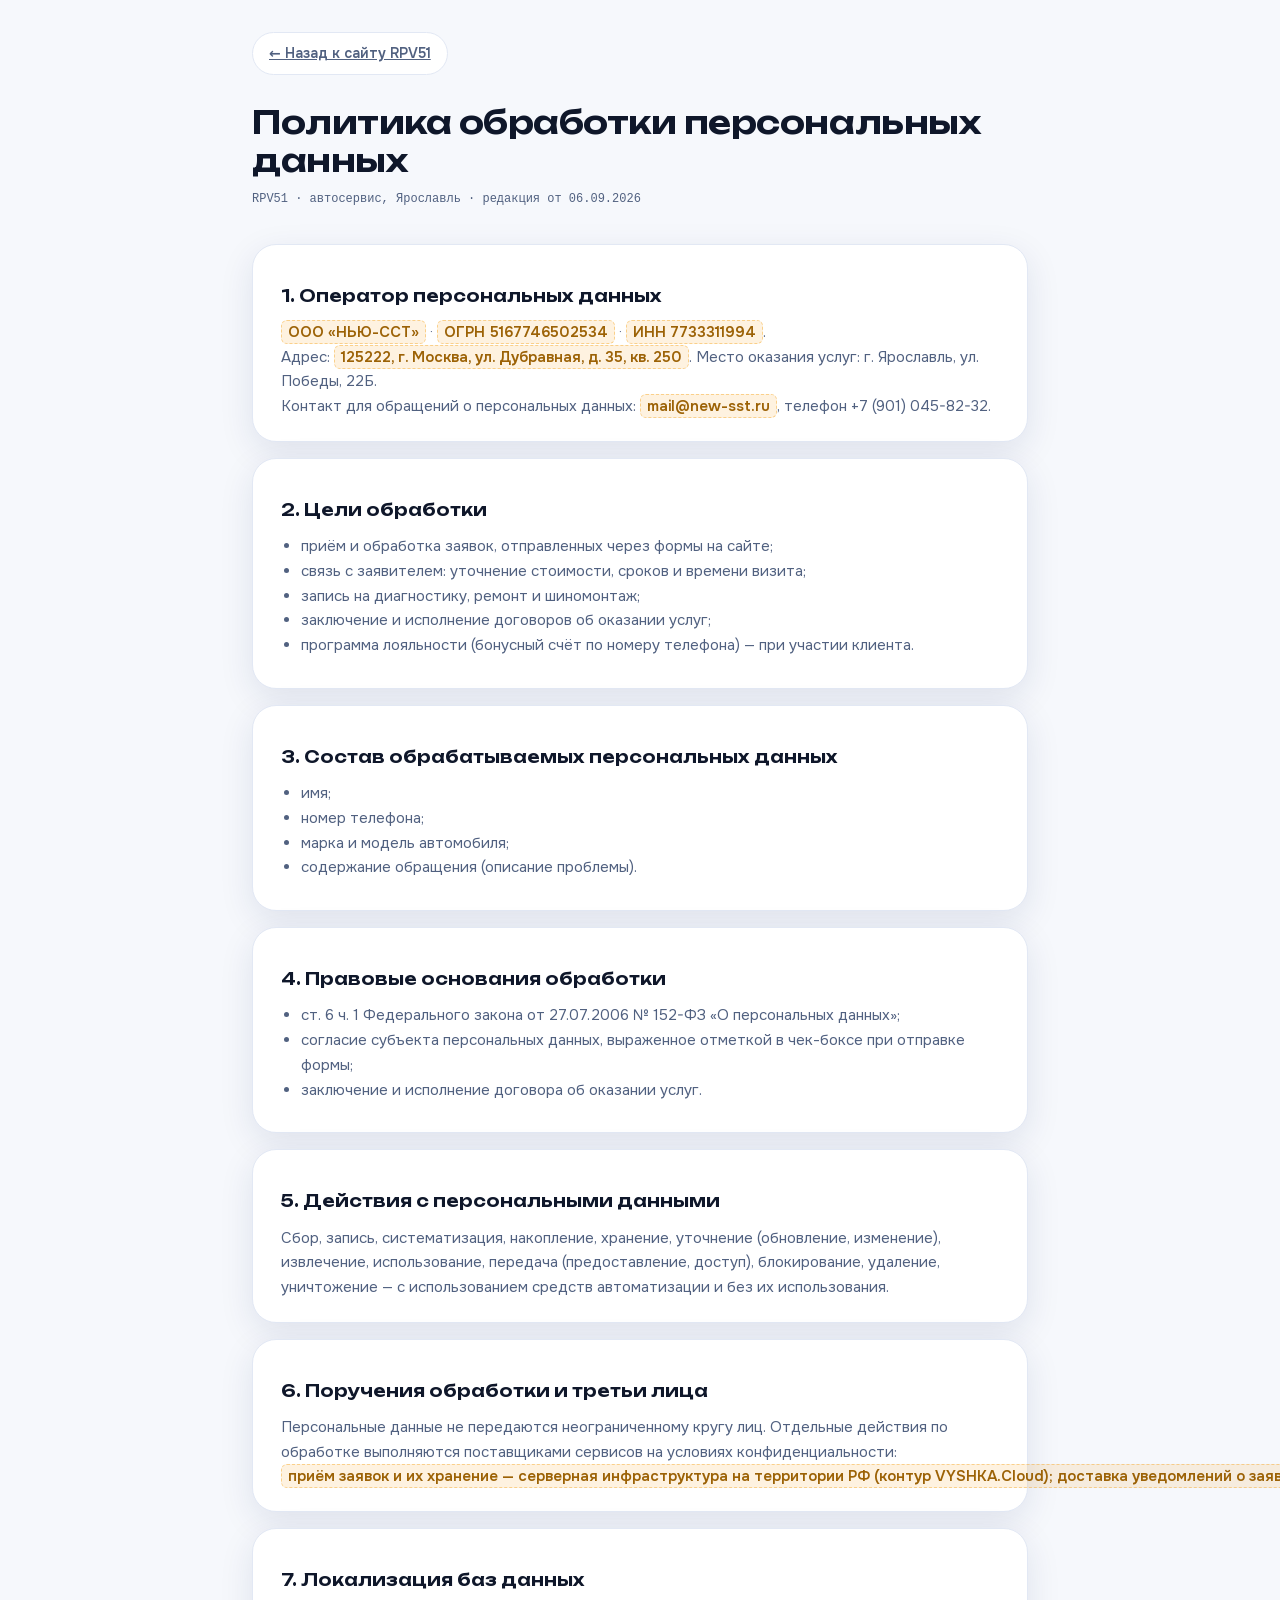
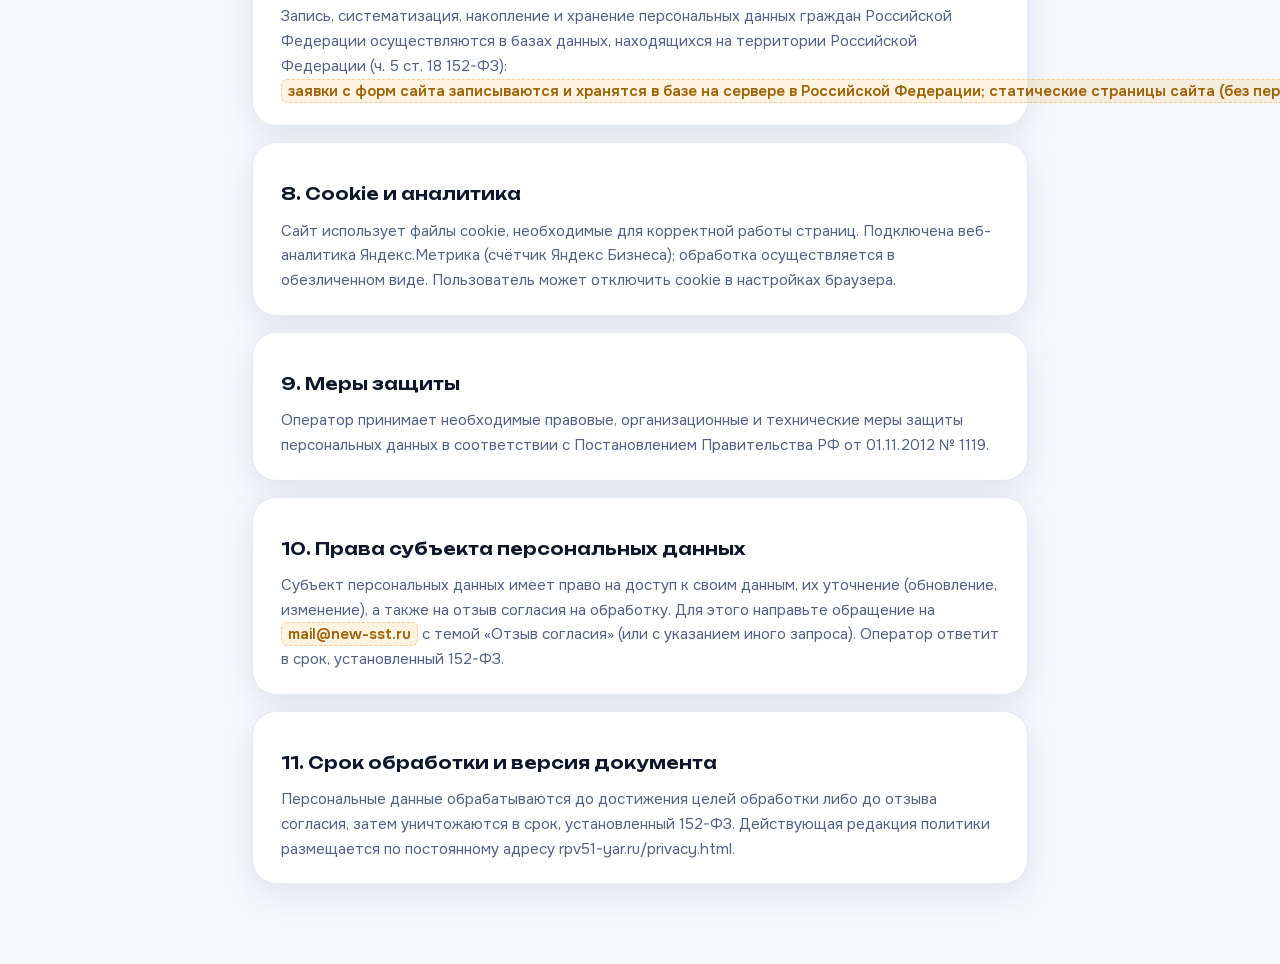
<file: privacy.html>
<!DOCTYPE html>
<html lang="ru">
<head>
  <meta charset="UTF-8" />
  <meta name="viewport" content="width=device-width, initial-scale=1.0" />
  <title>Политика обработки персональных данных — RPV51</title>
  <meta name="description" content="Политика обработки персональных данных сайта автосервиса RPV51 (Ярославль): цели, состав данных, правовые основания, права субъекта по 152-ФЗ." />
  <meta name="robots" content="noindex, follow" />
  <link rel="canonical" href="https://rpv51-yar.ru/privacy.html" />
  <link rel="icon" href="data:image/svg+xml,<svg xmlns='http://www.w3.org/2000/svg' viewBox='0 0 100 100'><rect width='100' height='100' rx='22' fill='%23f5a623'/><text x='50' y='70' font-size='54' font-family='Arial' font-weight='bold' fill='%231a1205' text-anchor='middle'>R</text></svg>" />
  <link rel="stylesheet" href="assets/fonts/fonts.css" />
  <style>
    :root{
      --bg:#f6f8fc; --surface:#ffffff; --tx:#0f172a; --muted:#516180; --dim:#64748b;
      --accent:#c8800a; --accent-2:#f7ab2e; --accent-deep:#9c6206;
      --grad-cta:linear-gradient(135deg,var(--accent-2),var(--accent));
      --border:#e2e8f4; --r-lg:16px; --r-xl:24px; --r-pill:999px;
      --shadow-card:0 10px 34px rgba(23,43,99,.10);
      --font-display:'Unbounded','Avenir Next','Trebuchet MS',-apple-system,'Segoe UI',sans-serif;
      --font-text:'Onest','Segoe UI',system-ui,-apple-system,Roboto,Arial,sans-serif;
      --mono:ui-monospace,'SF Mono',Menlo,Consolas,monospace;
    }
    *{box-sizing:border-box;margin:0;padding:0}
    body{font-family:var(--font-text);font-size:16px;line-height:1.65;color:var(--tx);background:var(--bg);-webkit-font-smoothing:antialiased}
    .wrap{max-width:820px;margin:0 auto;padding:32px 22px 64px}
    .back{display:inline-flex;align-items:center;gap:8px;font-size:14px;font-weight:600;color:var(--muted);padding:9px 16px;border:1px solid var(--border);border-radius:var(--r-pill);background:var(--surface);margin-bottom:28px;transition:.2s}
    .back:hover{color:var(--accent-deep);border-color:rgba(245,166,35,.45)}
    h1{font-family:var(--font-display);font-size:clamp(22px,3.4vw,32px);font-weight:600;letter-spacing:-.015em;line-height:1.2;margin-bottom:10px}
    .edit{font-family:var(--mono);font-size:12px;color:var(--muted);margin-bottom:34px}
    h2{font-family:var(--font-display);font-size:16.5px;font-weight:600;margin:30px 0 10px}
    p,li{color:var(--muted);font-size:15px}
    ul{padding-left:20px;margin:8px 0}
    section{background:var(--surface);border:1px solid var(--border);border-radius:var(--r-xl);padding:8px 28px 22px;margin-bottom:16px;box-shadow:var(--shadow-card)}
    a{color:var(--accent-deep)}
    .fill{background:rgba(245,166,35,.14);border:1px dashed rgba(245,166,35,.45);border-radius:6px;padding:1px 6px;color:var(--accent-deep);font-weight:600;white-space:nowrap}
    @media(max-width:560px){section{padding:4px 18px 16px}}
  </style>
</head>
<body>
  <div class="wrap">
    <a class="back" href="/">← Назад к сайту RPV51</a>
    <h1>Политика обработки персональных данных</h1>
    <p class="edit">RPV51 · автосервис, Ярославль · редакция от 06.09.2026</p>

    <section>
      <h2>1. Оператор персональных данных</h2>
      <p><span class="fill">ООО «НЬЮ-ССТ»</span> · <span class="fill">ОГРН 5167746502534</span> · <span class="fill">ИНН 7733311994</span>.</p>
      <p>Адрес: <span class="fill">125222, г. Москва, ул. Дубравная, д. 35, кв. 250</span>. Место оказания услуг: г. Ярославль, ул. Победы, 22Б.</p>
      <p>Контакт для обращений о персональных данных: <span class="fill">mail@new-sst.ru</span>, телефон +7 (901) 045-82-32.</p>
    </section>

    <section>
      <h2>2. Цели обработки</h2>
      <ul>
        <li>приём и обработка заявок, отправленных через формы на сайте;</li>
        <li>связь с заявителем: уточнение стоимости, сроков и времени визита;</li>
        <li>запись на диагностику, ремонт и шиномонтаж;</li>
        <li>заключение и исполнение договоров об оказании услуг;</li>
        <li>программа лояльности (бонусный счёт по номеру телефона) — при участии клиента.</li>
      </ul>
    </section>

    <section>
      <h2>3. Состав обрабатываемых персональных данных</h2>
      <ul>
        <li>имя;</li>
        <li>номер телефона;</li>
        <li>марка и модель автомобиля;</li>
        <li>содержание обращения (описание проблемы).</li>
      </ul>
    </section>

    <section>
      <h2>4. Правовые основания обработки</h2>
      <ul>
        <li>ст. 6 ч. 1 Федерального закона от 27.07.2006 № 152-ФЗ «О персональных данных»;</li>
        <li>согласие субъекта персональных данных, выраженное отметкой в чек-боксе при отправке формы;</li>
        <li>заключение и исполнение договора об оказании услуг.</li>
      </ul>
    </section>

    <section>
      <h2>5. Действия с персональными данными</h2>
      <p>Сбор, запись, систематизация, накопление, хранение, уточнение (обновление, изменение), извлечение, использование, передача (предоставление, доступ), блокирование, удаление, уничтожение — с использованием средств автоматизации и без их использования.</p>
    </section>

    <section>
      <h2>6. Поручения обработки и третьи лица</h2>
      <p>Персональные данные не передаются неограниченному кругу лиц. Отдельные действия по обработке выполняются поставщиками сервисов на условиях конфиденциальности: <span class="fill">приём заявок и их хранение — серверная инфраструктура на территории РФ (контур VYSHKA.Cloud); доставка уведомлений о заявке — сервис FormSubmit (США); веб-аналитика — Яндекс.Метрика (ООО «Яндекс»).</span>.</p>
    </section>

    <section>
      <h2>7. Локализация баз данных</h2>
      <p>Запись, систематизация, накопление и хранение персональных данных граждан Российской Федерации осуществляются в базах данных, находящихся на территории Российской Федерации (ч. 5 ст. 18 152-ФЗ): <span class="fill">заявки с форм сайта записываются и хранятся в базе на сервере в Российской Федерации; статические страницы сайта (без персональных данных) раздаются хостингом GitHub Pages; сервис доставки уведомлений FormSubmit передаёт копию заявки на e-mail оператора — данные в его системе не хранятся дольше доставки.</span>.</p>
    </section>

    <section>
      <h2>8. Cookie и аналитика</h2>
      <p>Сайт использует файлы cookie, необходимые для корректной работы страниц. Подключена веб-аналитика Яндекс.Метрика (счётчик Яндекс Бизнеса); обработка осуществляется в обезличенном виде. Пользователь может отключить cookie в настройках браузера.</p>
    </section>

    <section>
      <h2>9. Меры защиты</h2>
      <p>Оператор принимает необходимые правовые, организационные и технические меры защиты персональных данных в соответствии с Постановлением Правительства РФ от 01.11.2012 № 1119.</p>
    </section>

    <section>
      <h2>10. Права субъекта персональных данных</h2>
      <p>Субъект персональных данных имеет право на доступ к своим данным, их уточнение (обновление, изменение), а также на отзыв согласия на обработку. Для этого направьте обращение на <span class="fill">mail@new-sst.ru</span> с темой «Отзыв согласия» (или с указанием иного запроса). Оператор ответит в срок, установленный 152-ФЗ.</p>
    </section>

    <section>
      <h2>11. Срок обработки и версия документа</h2>
      <p>Персональные данные обрабатываются до достижения целей обработки либо до отзыва согласия, затем уничтожаются в срок, установленный 152-ФЗ. Действующая редакция политики размещается по постоянному адресу rpv51-yar.ru/privacy.html.</p>
    </section>
  </div>
</body>
</html>
</file>
<file: lp/styles.css>
/* =====================================================================
   RPV51 — РЕКЛАМНЫЙ ЛЕНДИНГ (Ярославль). Палитра «Графит + Янтарь».
   Заточен под платный трафик: квиз, лид-форма, ВК, sticky-CTA.
   ===================================================================== */

:root {
  /* СВЕТЛАЯ ТЕМА */
  --bg:#ffffff; --bg-soft:#f4f7fb; --bg-card:#ffffff; --bg-card-2:#f1f5fa;
  --line:#e3e8ef; --line-soft:#eef2f7;
  --text:#131a24; --muted:#586573; --muted-2:#8a95a3;
  --accent:#c8800a; --accent-2:#f7ab2e; --accent-deep:#9c6206;
  --accent-soft:rgba(245,166,35,.14); --accent-line:rgba(245,166,35,.45);
  --trust:#1f9d57; --trust-soft:rgba(31,157,87,.12);
  --wa:#25d366; --vk:#0077ff; --vk-soft:rgba(0,119,255,.12); --star:#e8920a;
  --radius:18px; --radius-sm:12px; --maxw:1200px;
  --shadow:0 20px 50px rgba(23,38,64,.14); --shadow-card:0 2px 14px rgba(23,38,64,.06); --shadow-amber:0 12px 28px rgba(245,166,35,.40);
  --ease:cubic-bezier(.22,1,.36,1);
}
*,*::before,*::after{box-sizing:border-box;margin:0;padding:0}
html{scroll-behavior:smooth;scroll-padding-top:78px;-webkit-text-size-adjust:100%}
body{font-family:"Manrope",system-ui,-apple-system,sans-serif;background:var(--bg);color:var(--text);line-height:1.6;overflow-x:hidden;-webkit-font-smoothing:antialiased}
img{max-width:100%;display:block}
a{color:inherit;text-decoration:none}
ul{list-style:none}
.container{width:100%;max-width:var(--maxw);margin:0 auto;padding:0 24px}
h1,h2,h3,h4{font-family:"Oswald","Manrope",sans-serif;font-weight:600;line-height:1.08;letter-spacing:.3px}
.accent{color:var(--accent)}

/* BUTTONS */
.btn{display:inline-flex;align-items:center;justify-content:center;gap:9px;padding:16px 30px;border:none;border-radius:var(--radius-sm);font-family:"Manrope",sans-serif;font-size:15px;font-weight:800;letter-spacing:.2px;cursor:pointer;transition:transform .2s var(--ease),box-shadow .2s var(--ease),background .2s,color .2s;white-space:nowrap;line-height:1}
.btn--primary{background:linear-gradient(135deg,var(--accent-2),var(--accent));color:#1a1205;box-shadow:var(--shadow-amber)}
.btn--primary:hover{transform:translateY(-2px);box-shadow:0 20px 44px rgba(245,166,35,.45)}
.btn--ghost{background:rgba(0,0,0,.025);color:var(--text);border:1.5px solid var(--line)}
.btn--ghost:hover{border-color:var(--accent);color:var(--accent);background:var(--accent-soft)}
.btn--wa{background:var(--wa);color:#06351a;box-shadow:0 12px 30px rgba(37,211,102,.3)}
.btn--wa:hover{transform:translateY(-2px)}
.btn--vk{background:var(--vk);color:#fff;box-shadow:0 12px 30px rgba(0,119,255,.3)}
.btn--vk:hover{transform:translateY(-2px)}
.btn--sm{padding:12px 22px;font-size:14px}
.btn--full{width:100%}
.btn--lg{padding:18px 36px;font-size:16px}
.btn--pulse{animation:pulse 2.4s infinite}
@keyframes pulse{0%{box-shadow:0 0 0 0 rgba(245,166,35,.45)}70%{box-shadow:0 0 0 16px rgba(245,166,35,0)}100%{box-shadow:0 0 0 0 rgba(245,166,35,0)}}

/* HEADER (минимальный для рекламного ЛП) */
.header{position:sticky;top:0;z-index:100;background:rgba(255,255,255,.9);backdrop-filter:blur(16px);border-bottom:1px solid var(--line-soft)}
.header__inner{display:flex;align-items:center;justify-content:space-between;height:70px;gap:18px}
.logo{display:flex;flex-direction:column;line-height:1}
.logo__mark{font-family:"Oswald",sans-serif;font-weight:700;font-size:25px;letter-spacing:1px}
.logo__accent{color:var(--accent)}
.logo__sub{font-size:10.5px;color:var(--muted);letter-spacing:1.5px;text-transform:uppercase;margin-top:3px}
.header__meta{display:flex;align-items:center;gap:20px;margin-left:auto}
.header__rating{display:flex;flex-direction:column;line-height:1.15;text-align:right;font-size:12px;color:var(--muted)}
.header__rating b{color:var(--star);font-size:14px}
.header__phone{display:flex;flex-direction:column;line-height:1.15;text-align:right}
.header__phone b{font-size:17px;font-weight:800}
.header__phone small{font-size:11px;color:var(--muted)}
.header__phone:hover b{color:var(--accent)}

/* HERO + LEAD (две колонки: оффер + квиз/форма) */
.hero{position:relative;overflow:hidden}
.hero__media{position:absolute;inset:0;z-index:0}
.hero__media img{width:100%;height:100%;object-fit:cover;filter:brightness(1.12) saturate(1.02)}
.hero__media::after{content:"";position:absolute;inset:0;background:linear-gradient(100deg,rgba(255,255,255,.98),rgba(255,255,255,.92) 45%,rgba(255,255,255,.74) 100%)}
.hero__inner{position:relative;z-index:1;display:grid;grid-template-columns:1.1fr .9fr;gap:46px;align-items:center;padding:54px 0 60px}
.hero__badge{display:inline-flex;align-items:center;gap:8px;padding:9px 16px;border-radius:100px;background:var(--accent-soft);border:1px solid var(--accent-line);color:var(--accent-deep);font-size:13px;font-weight:700;margin-bottom:20px}
.hero__title{font-size:clamp(26px,5vw,58px);margin-bottom:14px}
.hero__sub{font-size:clamp(15px,1.6vw,18px);color:var(--accent-deep);font-weight:700;margin:0 0 16px}
.hero__text{font-size:clamp(16px,1.8vw,19px);color:#353f4b;margin-bottom:24px}
.hero__usps{display:flex;flex-direction:column;gap:11px;margin-bottom:26px}
.hero__usps li{display:flex;align-items:center;gap:11px;font-weight:600;font-size:15.5px}
.hero__usps li .ic{width:30px;height:30px;flex:none;border-radius:8px;background:var(--accent-soft);display:flex;align-items:center;justify-content:center;font-size:15px}
.hero__trust{display:flex;flex-wrap:wrap;gap:9px}
.trust-chip{display:inline-flex;align-items:center;gap:7px;padding:8px 14px;border-radius:100px;background:#fff;border:1px solid var(--line);font-size:13.5px;font-weight:600;box-shadow:0 4px 14px rgba(23,38,64,.06)}
.trust-chip b{color:var(--star)}

/* LEAD CARD (квиз + форма) */
.lead{background:var(--bg-card);border:1px solid var(--accent-line);border-radius:var(--radius);box-shadow:var(--shadow);overflow:hidden}
.lead__head{padding:22px 26px;background:linear-gradient(135deg,#fff4e0,var(--bg-card-2));border-bottom:1px solid var(--line)}
.lead__head h3{font-size:22px;margin-bottom:4px}
.lead__head p{color:var(--muted);font-size:13.5px}
.lead__body{padding:24px 26px}

/* progress */
.quiz__progress{height:6px;background:var(--bg);border-radius:6px;overflow:hidden;margin-bottom:18px}
.quiz__bar{height:100%;width:25%;background:linear-gradient(90deg,var(--accent),var(--accent-2));border-radius:6px;transition:width .35s var(--ease)}
.quiz__step{display:none}
.quiz__step.active{display:block;animation:fade .35s var(--ease)}
@keyframes fade{from{opacity:0;transform:translateY(8px)}to{opacity:1;transform:none}}
.quiz__q{font-size:18px;font-weight:700;margin-bottom:14px}
.quiz__opts{display:grid;gap:10px;margin-bottom:18px}
.quiz__opt{display:flex;align-items:center;gap:12px;padding:14px 16px;border:1.5px solid var(--line);border-radius:var(--radius-sm);background:var(--bg);cursor:pointer;font-weight:600;font-size:15px;transition:.2s;text-align:left}
.quiz__opt:hover{border-color:var(--accent);background:var(--accent-soft)}
.quiz__opt .dot{width:20px;height:20px;flex:none;border-radius:50%;border:2px solid var(--line);transition:.2s}
.quiz__opt:hover .dot{border-color:var(--accent)}
.quiz__opt.sel{border-color:var(--accent);background:var(--accent-soft)}
.quiz__opt.sel .dot{border-color:var(--accent);background:var(--accent);box-shadow:inset 0 0 0 3px var(--bg)}
.quiz__nav{display:flex;justify-content:space-between;align-items:center;gap:12px}
.quiz__back{background:none;border:none;color:var(--muted);cursor:pointer;font-size:14px;font-weight:600}
.quiz__back:hover{color:var(--text)}
.quiz__note{font-size:12.5px;color:var(--muted);display:flex;align-items:center;gap:7px;margin-top:14px}
.quiz__note::before{content:"🔒"}

/* form fields */
.field{display:flex;flex-direction:column;gap:7px;margin-bottom:14px}
.field span{font-size:13.5px;font-weight:600;color:var(--muted)}
.field input,.field textarea,.field select{width:100%;padding:14px 16px;background:var(--bg);border:1.5px solid var(--line);border-radius:var(--radius-sm);color:var(--text);font-family:inherit;font-size:15px;transition:border-color .2s,box-shadow .2s}
.field input::placeholder{color:var(--muted-2)}
.field input:focus,.field textarea:focus{outline:none;border-color:var(--accent);box-shadow:0 0 0 3px var(--accent-soft)}
.field input.invalid{border-color:#ff5b5b;box-shadow:0 0 0 3px rgba(255,91,91,.12)}
.form__check{display:flex;align-items:flex-start;gap:10px;margin:2px 0 14px;font-size:12.5px;color:var(--muted);text-align:left}
.form__check input{width:18px;height:18px;margin-top:1px;accent-color:var(--accent);flex:none;cursor:pointer}
.form__check a{color:var(--accent);text-decoration:underline}
.form__check.invalid{color:#ff5b5b}
.lead__or{display:flex;align-items:center;gap:12px;margin:16px 0;color:var(--muted-2);font-size:12.5px}
.lead__or::before,.lead__or::after{content:"";flex:1;height:1px;background:var(--line)}
.lead__alt{display:grid;grid-template-columns:1fr 1fr;gap:10px}
.lead__note{font-size:11.5px;color:var(--muted-2);text-align:center;margin-top:12px}
.lead__success{padding:18px;border-radius:var(--radius-sm);background:var(--trust-soft);border:1px solid rgba(31,157,87,.4);color:#157a42;text-align:center;font-weight:700}

/* SECTIONS */
.section{padding:86px 0}
.section--dark{background:var(--bg-soft)}
.section__head{max-width:740px;margin:0 auto 48px;text-align:center}
.section__tag{display:inline-block;color:var(--accent);font-weight:800;font-size:13px;text-transform:uppercase;letter-spacing:2.5px;margin-bottom:13px}
.section__title{font-size:clamp(28px,4vw,44px);margin-bottom:14px}
.section__lead{color:var(--muted);font-size:17px}

/* trust strip */
.tstrip{background:linear-gradient(135deg,#fff4e0,var(--bg-soft) 60%);border-top:1px solid var(--accent-line);border-bottom:1px solid var(--line)}
.tstrip__inner{display:grid;grid-template-columns:repeat(4,1fr);gap:16px;padding:22px 24px;text-align:center}
.tstat .num{font-family:"Oswald",sans-serif;font-size:34px;color:var(--star);line-height:1}
.tstat span{font-size:13px;color:var(--muted)}

/* services */
.services{display:grid;grid-template-columns:repeat(4,1fr);gap:18px}
.card{background:var(--bg-card);border:1px solid var(--line);border-radius:var(--radius);padding:26px 22px;transition:transform .3s var(--ease),border-color .3s,background .3s;position:relative;overflow:hidden}
.card::before{content:"";position:absolute;top:0;left:0;width:100%;height:3px;background:linear-gradient(90deg,var(--accent),var(--accent-2));transform:scaleX(0);transform-origin:left;transition:transform .35s var(--ease)}
.card:hover{transform:translateY(-6px);border-color:var(--accent-line);background:var(--bg-card-2)}
.card:hover::before{transform:scaleX(1)}
.card__icon{width:52px;height:52px;border-radius:14px;background:var(--accent-soft);display:flex;align-items:center;justify-content:center;font-size:26px;margin-bottom:16px}
.card__title{font-size:18px;margin-bottom:8px}
.card__text{color:var(--muted);font-size:14px}
.card .price{display:block;margin-top:10px;color:var(--accent-2);font-weight:700;font-size:14px}

/* steps */
.steps{display:grid;grid-template-columns:repeat(4,1fr);gap:20px}
.step{position:relative;padding:28px 22px;border-radius:var(--radius);background:var(--bg-card);border:1px solid var(--line)}
.step__no{width:50px;height:50px;margin-bottom:14px;border-radius:14px;background:linear-gradient(135deg,var(--accent-2),var(--accent));color:#1a1205;font-family:"Oswald",sans-serif;font-size:23px;font-weight:700;display:flex;align-items:center;justify-content:center;box-shadow:var(--shadow-amber)}
.step__title{font-size:18px;margin-bottom:8px}
.step__text{color:var(--muted);font-size:14px}
.step:not(:last-child)::after{content:"→";position:absolute;top:44px;right:-14px;color:var(--accent);font-size:21px;z-index:1}

/* why + gallery */
.gallery{display:grid;grid-template-columns:repeat(6,1fr);grid-auto-rows:150px;gap:13px}
.gallery__item{position:relative;overflow:hidden;border-radius:var(--radius-sm);border:1px solid var(--line);cursor:pointer}
.gallery__item img{width:100%;height:100%;object-fit:cover;transition:transform .5s var(--ease)}
.gallery__item:hover img{transform:scale(1.08)}
.gallery__item--big{grid-column:span 2;grid-row:span 2}
.gallery__item--wide{grid-column:span 2}

/* reviews */
.reviews-top{display:flex;align-items:center;justify-content:center;gap:24px;flex-wrap:wrap;margin-bottom:36px}
.reviews-score{text-align:center}
.reviews-score .num{font-family:"Oswald",sans-serif;font-size:52px;color:var(--star);line-height:1}
.reviews-score .stars{color:var(--star);font-size:17px;letter-spacing:3px}
.reviews-score small{color:var(--muted);font-size:13px}
.reviews-divider{width:1px;height:52px;background:var(--line)}
.reviews-award{display:flex;align-items:center;gap:12px;max-width:280px}
.reviews-award .ic{font-size:36px}
.reviews-award span{color:var(--muted);font-size:13px}
.reviews{display:grid;grid-template-columns:repeat(3,1fr);gap:18px}
.review{background:var(--bg-card);border:1px solid var(--line);border-radius:var(--radius);padding:24px;display:flex;flex-direction:column}
.review__stars{color:var(--star);font-size:15px;letter-spacing:2px;margin-bottom:12px}
.review blockquote{font-size:14.5px;color:var(--text);margin-bottom:16px;flex:1}
.review figcaption{display:flex;align-items:center;gap:11px}
.review__ava{width:40px;height:40px;border-radius:50%;background:linear-gradient(135deg,var(--accent),var(--accent-deep));color:#1a1205;display:flex;align-items:center;justify-content:center;font-weight:800;font-size:16px;flex:none}
.review__who b{display:block;font-size:14px}
.review__who span{color:var(--muted);font-size:12px}
.reviews-widget{margin-top:30px;background:var(--bg-card);border:1px solid var(--line);border-radius:var(--radius);overflow:hidden}
.reviews-widget iframe{display:block;width:100%;border:0;background:#fff}
.reviews-widget__link{display:block;text-align:center;padding:14px;font-weight:700;color:var(--accent);border-top:1px solid var(--line)}
.reviews-widget__link:hover{background:var(--bg-card-2)}

/* VK BLOCK */
.vkblock{display:grid;grid-template-columns:1fr 1fr;gap:36px;align-items:center}
.vkblock__widget{min-height:280px;background:var(--bg-card);border:1px solid var(--line);border-radius:var(--radius);padding:8px;display:flex;align-items:center;justify-content:center}
.vkblock h2{font-size:clamp(26px,3.6vw,40px);margin-bottom:14px}
.vkblock p{color:var(--muted);font-size:16px;margin-bottom:20px}
.vkblock__btns{display:flex;flex-wrap:wrap;gap:12px}
.vkblock__list{display:flex;flex-direction:column;gap:10px;margin:0 0 22px}
.vkblock__list li{display:flex;align-items:center;gap:10px;font-weight:600}
.vkblock__list li::before{content:"✓";width:24px;height:24px;flex:none;border-radius:50%;background:var(--vk-soft);color:var(--vk);display:flex;align-items:center;justify-content:center;font-size:13px;font-weight:900}

/* FAQ */
.faq{max-width:820px;margin:0 auto;display:flex;flex-direction:column;gap:11px}
.faq__item{background:var(--bg-card);border:1px solid var(--line);border-radius:var(--radius-sm);overflow:hidden}
.faq__item[open]{border-color:var(--accent-line)}
.faq__q{display:flex;align-items:center;justify-content:space-between;gap:16px;padding:19px 24px;font-weight:700;font-size:16px;cursor:pointer;list-style:none}
.faq__q::-webkit-details-marker{display:none}
.faq__q::after{content:"+";font-size:24px;color:var(--accent);flex:none;transition:transform .3s}
.faq__item[open] .faq__q::after{transform:rotate(45deg)}
.faq__a{padding:0 24px 19px;color:var(--muted);font-size:15px}

/* CTA band */
.ctaband{background:linear-gradient(135deg,#fff6e8,var(--bg-soft) 60%);border-top:1px solid var(--accent-line);text-align:center}
.ctaband h2{font-size:clamp(28px,4vw,44px);margin-bottom:14px}
.ctaband p{color:var(--muted);font-size:17px;margin-bottom:26px}
.ctaband__btns{display:flex;gap:14px;justify-content:center;flex-wrap:wrap}

/* contacts */
.contacts{display:grid;grid-template-columns:1fr 1.4fr;gap:32px}
.contacts__info{display:grid;grid-template-columns:1fr 1fr;gap:22px;align-content:start}
.contacts__label{display:block;color:var(--accent);font-weight:800;font-size:12px;text-transform:uppercase;letter-spacing:1px;margin-bottom:7px}
.contacts__item a:hover{color:var(--accent)}
.contacts__item small{color:var(--muted)}
.contacts__socials{display:flex;gap:9px;flex-wrap:wrap}
.contacts__socials a{padding:8px 14px;border:1px solid var(--line);border-radius:100px;font-size:13px;font-weight:600;transition:.2s}
.contacts__socials a:hover{border-color:var(--accent);color:var(--accent)}
.contacts__map{border-radius:var(--radius);overflow:hidden;min-height:360px;border:1px solid var(--line)}
.contacts__map iframe{width:100%;height:100%;min-height:360px;border:0;filter:grayscale(.2) contrast(1.05)}

/* footer */
.footer{background:var(--bg-soft);border-top:1px solid var(--line);padding:30px 0;color:var(--muted-2);font-size:12.5px}
.footer__inner{display:flex;justify-content:space-between;flex-wrap:wrap;gap:12px;align-items:center}

/* float + mobile bar */
.float-btn{position:fixed;right:20px;z-index:80;width:54px;height:54px;border-radius:50%;display:flex;align-items:center;justify-content:center;font-size:26px;box-shadow:var(--shadow);transition:transform .25s var(--ease)}
.float-btn:hover{transform:scale(1.08)}
.float-btn--wa{bottom:90px;background:var(--wa)}
.float-btn--vk{bottom:154px;background:var(--vk)}
.to-top{position:fixed;right:20px;bottom:26px;z-index:80;width:50px;height:50px;border-radius:50%;background:var(--accent);color:#1a1205;display:flex;align-items:center;justify-content:center;font-size:22px;box-shadow:var(--shadow-amber);opacity:0;visibility:hidden;transition:.3s var(--ease)}
.to-top.show{opacity:1;visibility:visible}
.mobile-bar{position:fixed;left:0;right:0;bottom:0;z-index:95;display:none;grid-template-columns:1fr 1fr 1.3fr;gap:1px;background:var(--line);border-top:1px solid var(--line);padding-bottom:env(safe-area-inset-bottom)}
.mobile-bar a{background:var(--bg-soft);display:flex;flex-direction:column;align-items:center;justify-content:center;gap:3px;padding:10px 3px;font-size:11px;font-weight:700;color:var(--text)}
.mobile-bar a:active{transform:scale(.96);background:var(--bg)}
.mobile-bar a.is-book:active{background:linear-gradient(135deg,var(--accent-2),var(--accent));transform:scale(.96)}
.mobile-bar a .ic{font-size:18px}
.mobile-bar a.is-book{background:linear-gradient(135deg,var(--accent-2),var(--accent));color:#1a1205}
.mobile-bar a.is-wa .ic{color:var(--wa)}
.mobile-bar a.is-vk .ic{color:var(--vk)}

/* modal */
.modal{position:fixed;inset:0;z-index:200;display:none;align-items:center;justify-content:center;padding:20px}
.modal.open{display:flex}
.modal__backdrop{position:absolute;inset:0;background:rgba(20,28,40,.5);backdrop-filter:blur(6px)}
.modal__card{position:relative;z-index:1;width:100%;max-width:440px;background:var(--bg-card);border:1px solid var(--line);border-radius:var(--radius);padding:30px;box-shadow:var(--shadow);max-height:92vh;overflow-y:auto;animation:modalIn .3s var(--ease)}
@keyframes modalIn{from{opacity:0;transform:translateY(20px) scale(.98)}to{opacity:1;transform:none}}
.modal__close{position:absolute;top:14px;right:14px;width:36px;height:36px;border-radius:50%;border:1px solid var(--line);background:var(--bg);color:var(--muted);font-size:20px;cursor:pointer}
.modal__close:hover{color:var(--accent);border-color:var(--accent)}

/* lightbox */
.lightbox{position:fixed;inset:0;z-index:210;display:none;align-items:center;justify-content:center;padding:24px;background:rgba(244,247,251,.96);backdrop-filter:blur(4px)}
.lightbox.open{display:flex}
.lightbox img{max-width:94vw;max-height:90vh;border-radius:var(--radius-sm);box-shadow:var(--shadow)}
.lightbox__close{position:absolute;top:20px;right:24px;font-size:40px;color:var(--text);cursor:pointer;line-height:1}

/* глубина (светлая тема) */
.card,.step,.review,.faq__item,.gallery__item,.lead{box-shadow:var(--shadow-card)}

/* reveal */
.reveal{opacity:0;transform:translateY(24px);transition:opacity .7s var(--ease),transform .7s var(--ease)}
.reveal.visible{opacity:1;transform:translateY(0)}

/* RESPONSIVE */
@media(max-width:1080px){
  .hero__inner{grid-template-columns:1fr;gap:30px}
  .services{grid-template-columns:repeat(2,1fr)}
  .steps{grid-template-columns:repeat(2,1fr)}.step:nth-child(2)::after{display:none}
  .reviews{grid-template-columns:1fr 1fr}
  .vkblock{grid-template-columns:1fr;gap:26px}
  .contacts{grid-template-columns:1fr}
  .gallery{grid-template-columns:repeat(4,1fr)}
  .tstrip__inner{grid-template-columns:repeat(2,1fr);gap:22px}
}
@media(max-width:760px){
  /* FA-гейт 2026-09-04: VK-виджет фиксированной ширины давил страницу (overflow 182px на 390) */
  .vkblock__widget{max-width:100%;width:100%;overflow:hidden}

  .modal__card{max-height:min(92vh,calc(100vh - 120px));padding-bottom:max(env(safe-area-inset-bottom),28px)}
  .header__phone,.header__rating{display:none}
  .section{padding:60px 0}
  .services{grid-template-columns:1fr}
  .steps{grid-template-columns:1fr}.step::after{display:none}
  .reviews{grid-template-columns:1fr}
  .contacts__info{grid-template-columns:1fr}
  .gallery{grid-template-columns:repeat(2,1fr);grid-auto-rows:128px}
  .gallery__item--big{grid-column:span 2;grid-row:span 1}
  .lead__alt{grid-template-columns:1fr}
  .reviews-divider{display:none}
  .mobile-bar{display:grid}
  .float-btn--wa{bottom:calc(84px + env(safe-area-inset-bottom))}.float-btn--vk{bottom:calc(146px + env(safe-area-inset-bottom))}.to-top{bottom:calc(84px + env(safe-area-inset-bottom));right:16px}
  body{padding-bottom:calc(62px + env(safe-area-inset-bottom))}
  .footer__inner{flex-direction:column;text-align:center}
}
@media(max-width:380px){
  .gallery{grid-template-columns:1fr;grid-auto-rows:160px}
  .gallery__item--big,.gallery__item--wide{grid-column:span 1;grid-row:span 1}
}
@media(max-width:420px){
  .container{padding:0 16px}
  .hero__title{font-size:30px}
  .lead__head,.lead__body{padding:18px}
}
@media(max-width:480px){
  #ctaForm{flex-direction:column}
  #ctaForm input{min-width:100%!important;flex:none}
  #ctaForm button{width:100%}
}
.field__error{display:block;color:#ff8a8a;font-size:12.5px;margin-top:5px}
.btn--wa:hover{box-shadow:0 16px 38px rgba(37,211,102,.42)}
.btn--vk:hover{box-shadow:0 16px 38px rgba(0,119,255,.42)}
@media(prefers-reduced-motion:reduce){*,*::before,*::after{animation:none!important;transition:none!important;scroll-behavior:auto}.reveal{opacity:1;transform:none}}
</file>
<file: assets/fonts/fonts.css>
@font-face{font-family:'Onest';font-style:normal;font-weight:400;font-display:swap;src:url('onest-400-cyrillic.woff2') format('woff2');unicode-range:U+0301, U+0400-045F, U+0490-0491, U+04B0-04B1, U+2116;}
@font-face{font-family:'Onest';font-style:normal;font-weight:400;font-display:swap;src:url('onest-400-latin.woff2') format('woff2');unicode-range:U+0000-00FF, U+0131, U+0152-0153, U+02BB-02BC, U+02C6, U+02DA, U+02DC, U+0304, U+0308, U+0329, U+2000-206F, U+20AC, U+2122, U+2191, U+2193, U+2212, U+2215, U+FEFF, U+FFFD;}
@font-face{font-family:'Onest';font-style:normal;font-weight:600;font-display:swap;src:url('onest-600-cyrillic.woff2') format('woff2');unicode-range:U+0301, U+0400-045F, U+0490-0491, U+04B0-04B1, U+2116;}
@font-face{font-family:'Onest';font-style:normal;font-weight:600;font-display:swap;src:url('onest-600-latin.woff2') format('woff2');unicode-range:U+0000-00FF, U+0131, U+0152-0153, U+02BB-02BC, U+02C6, U+02DA, U+02DC, U+0304, U+0308, U+0329, U+2000-206F, U+20AC, U+2122, U+2191, U+2193, U+2212, U+2215, U+FEFF, U+FFFD;}
@font-face{font-family:'Onest';font-style:normal;font-weight:700;font-display:swap;src:url('onest-700-cyrillic.woff2') format('woff2');unicode-range:U+0301, U+0400-045F, U+0490-0491, U+04B0-04B1, U+2116;}
@font-face{font-family:'Onest';font-style:normal;font-weight:700;font-display:swap;src:url('onest-700-latin.woff2') format('woff2');unicode-range:U+0000-00FF, U+0131, U+0152-0153, U+02BB-02BC, U+02C6, U+02DA, U+02DC, U+0304, U+0308, U+0329, U+2000-206F, U+20AC, U+2122, U+2191, U+2193, U+2212, U+2215, U+FEFF, U+FFFD;}
@font-face{font-family:'Unbounded';font-style:normal;font-weight:600;font-display:swap;src:url('unbounded-600-cyrillic.woff2') format('woff2');unicode-range:U+0301, U+0400-045F, U+0490-0491, U+04B0-04B1, U+2116;}
@font-face{font-family:'Unbounded';font-style:normal;font-weight:600;font-display:swap;src:url('unbounded-600-latin.woff2') format('woff2');unicode-range:U+0000-00FF, U+0131, U+0152-0153, U+02BB-02BC, U+02C6, U+02DA, U+02DC, U+0304, U+0308, U+0329, U+2000-206F, U+20AC, U+2122, U+2191, U+2193, U+2212, U+2215, U+FEFF, U+FFFD;}
@font-face{font-family:'Unbounded';font-style:normal;font-weight:700;font-display:swap;src:url('unbounded-700-cyrillic.woff2') format('woff2');unicode-range:U+0301, U+0400-045F, U+0490-0491, U+04B0-04B1, U+2116;}
@font-face{font-family:'Unbounded';font-style:normal;font-weight:700;font-display:swap;src:url('unbounded-700-latin.woff2') format('woff2');unicode-range:U+0000-00FF, U+0131, U+0152-0153, U+02BB-02BC, U+02C6, U+02DA, U+02DC, U+0304, U+0308, U+0329, U+2000-206F, U+20AC, U+2122, U+2191, U+2193, U+2212, U+2215, U+FEFF, U+FFFD;}
</file>
